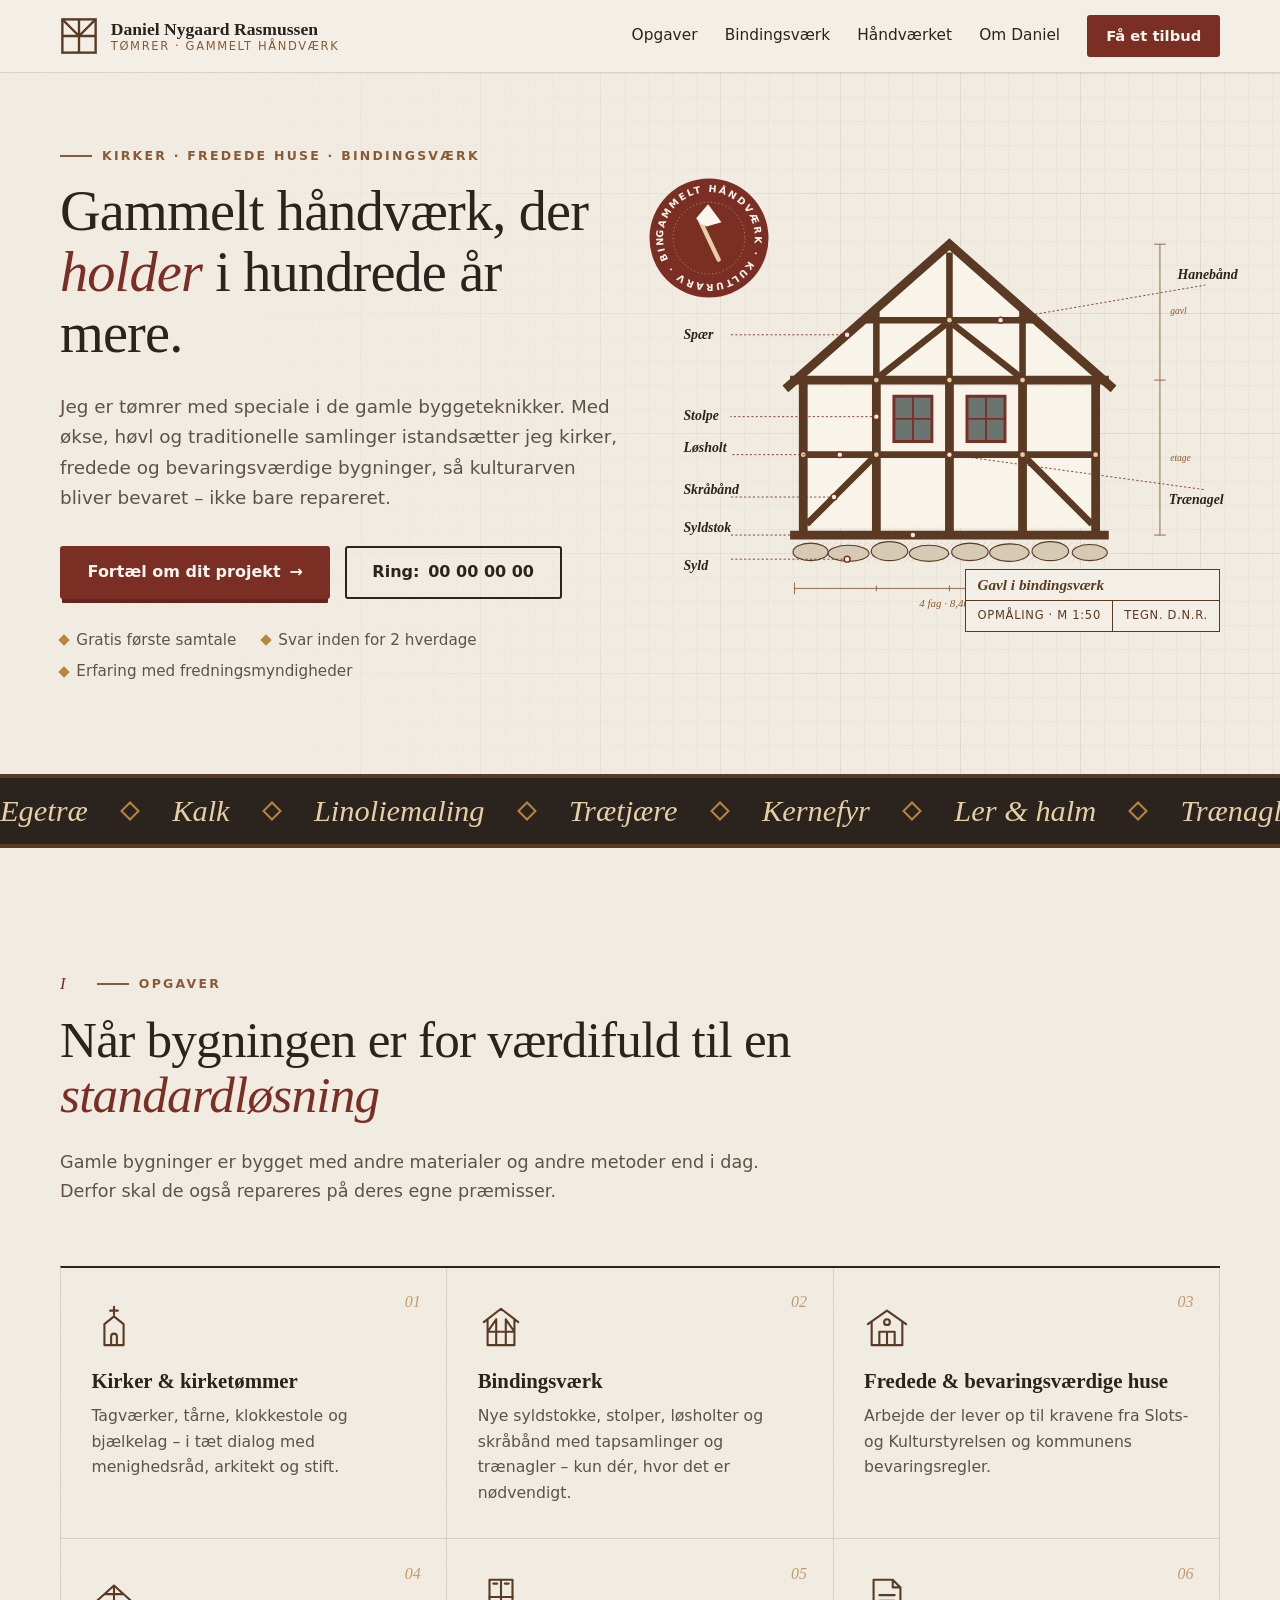
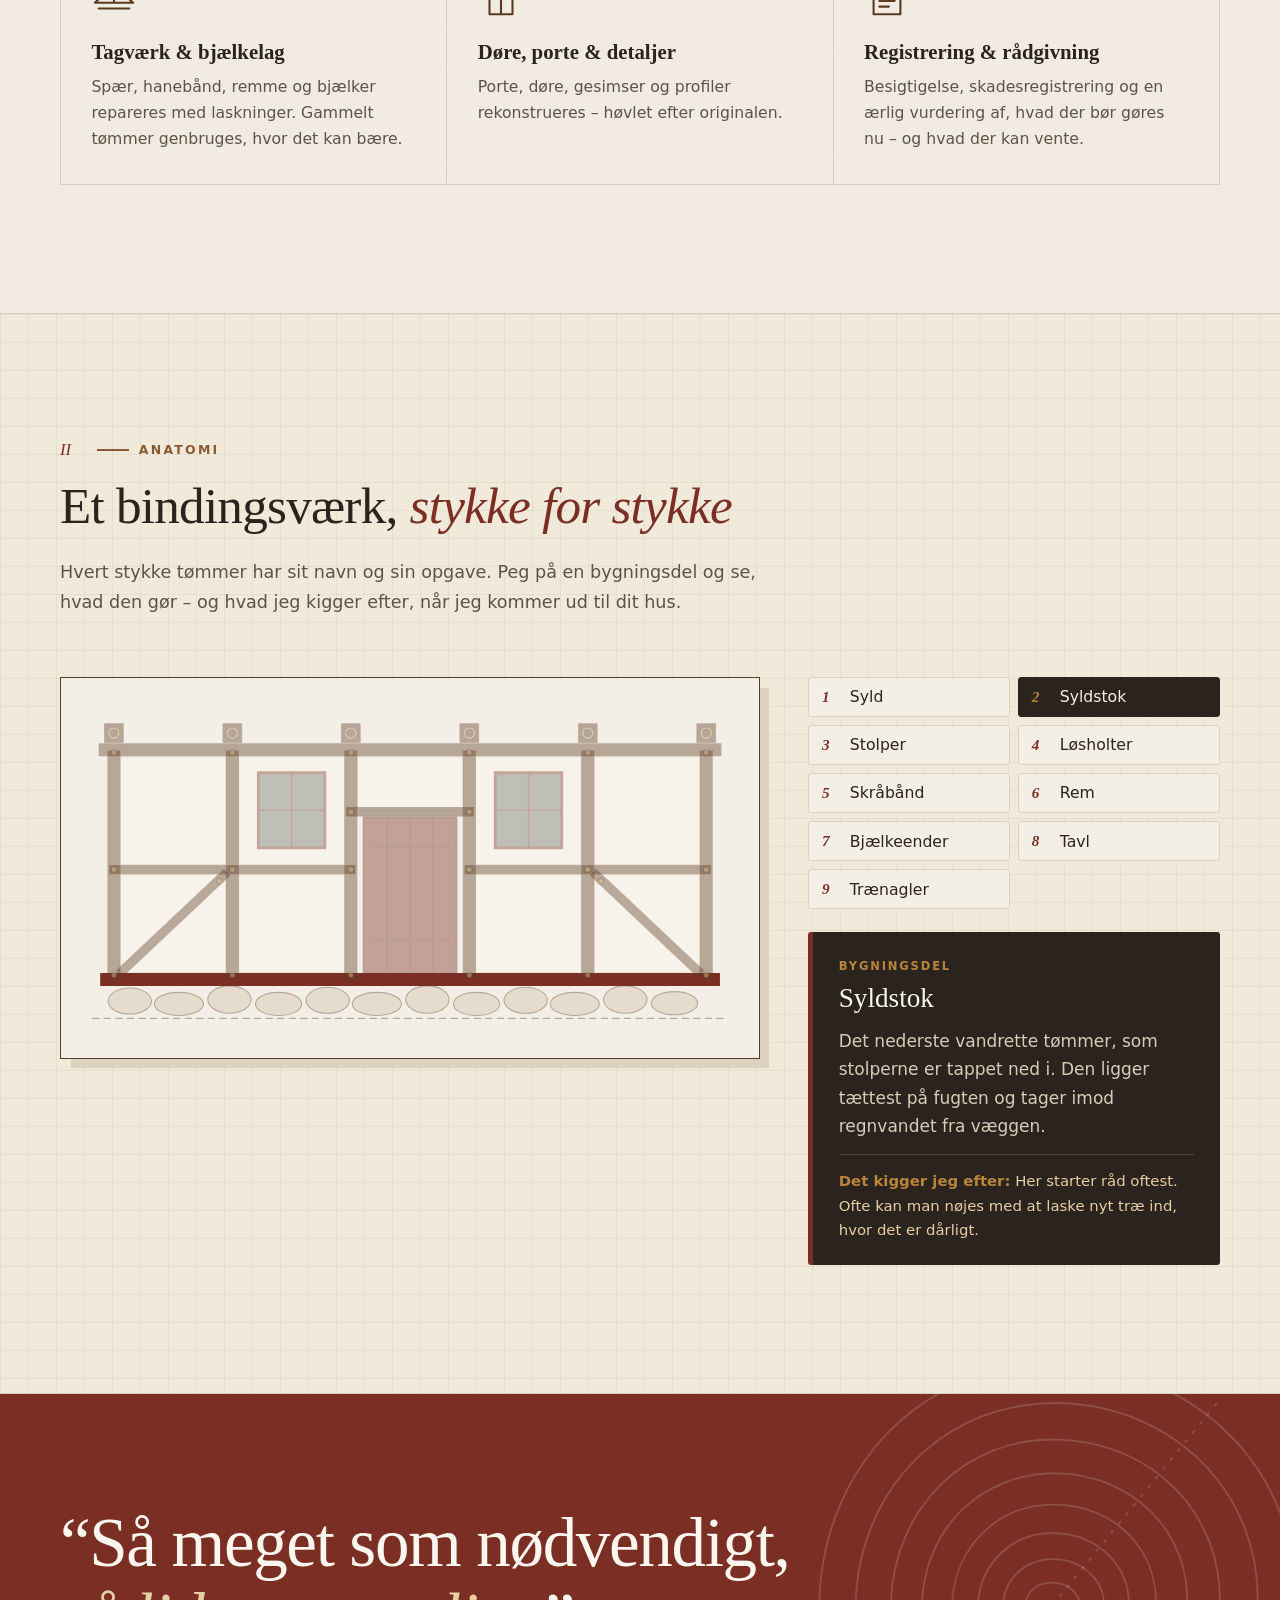
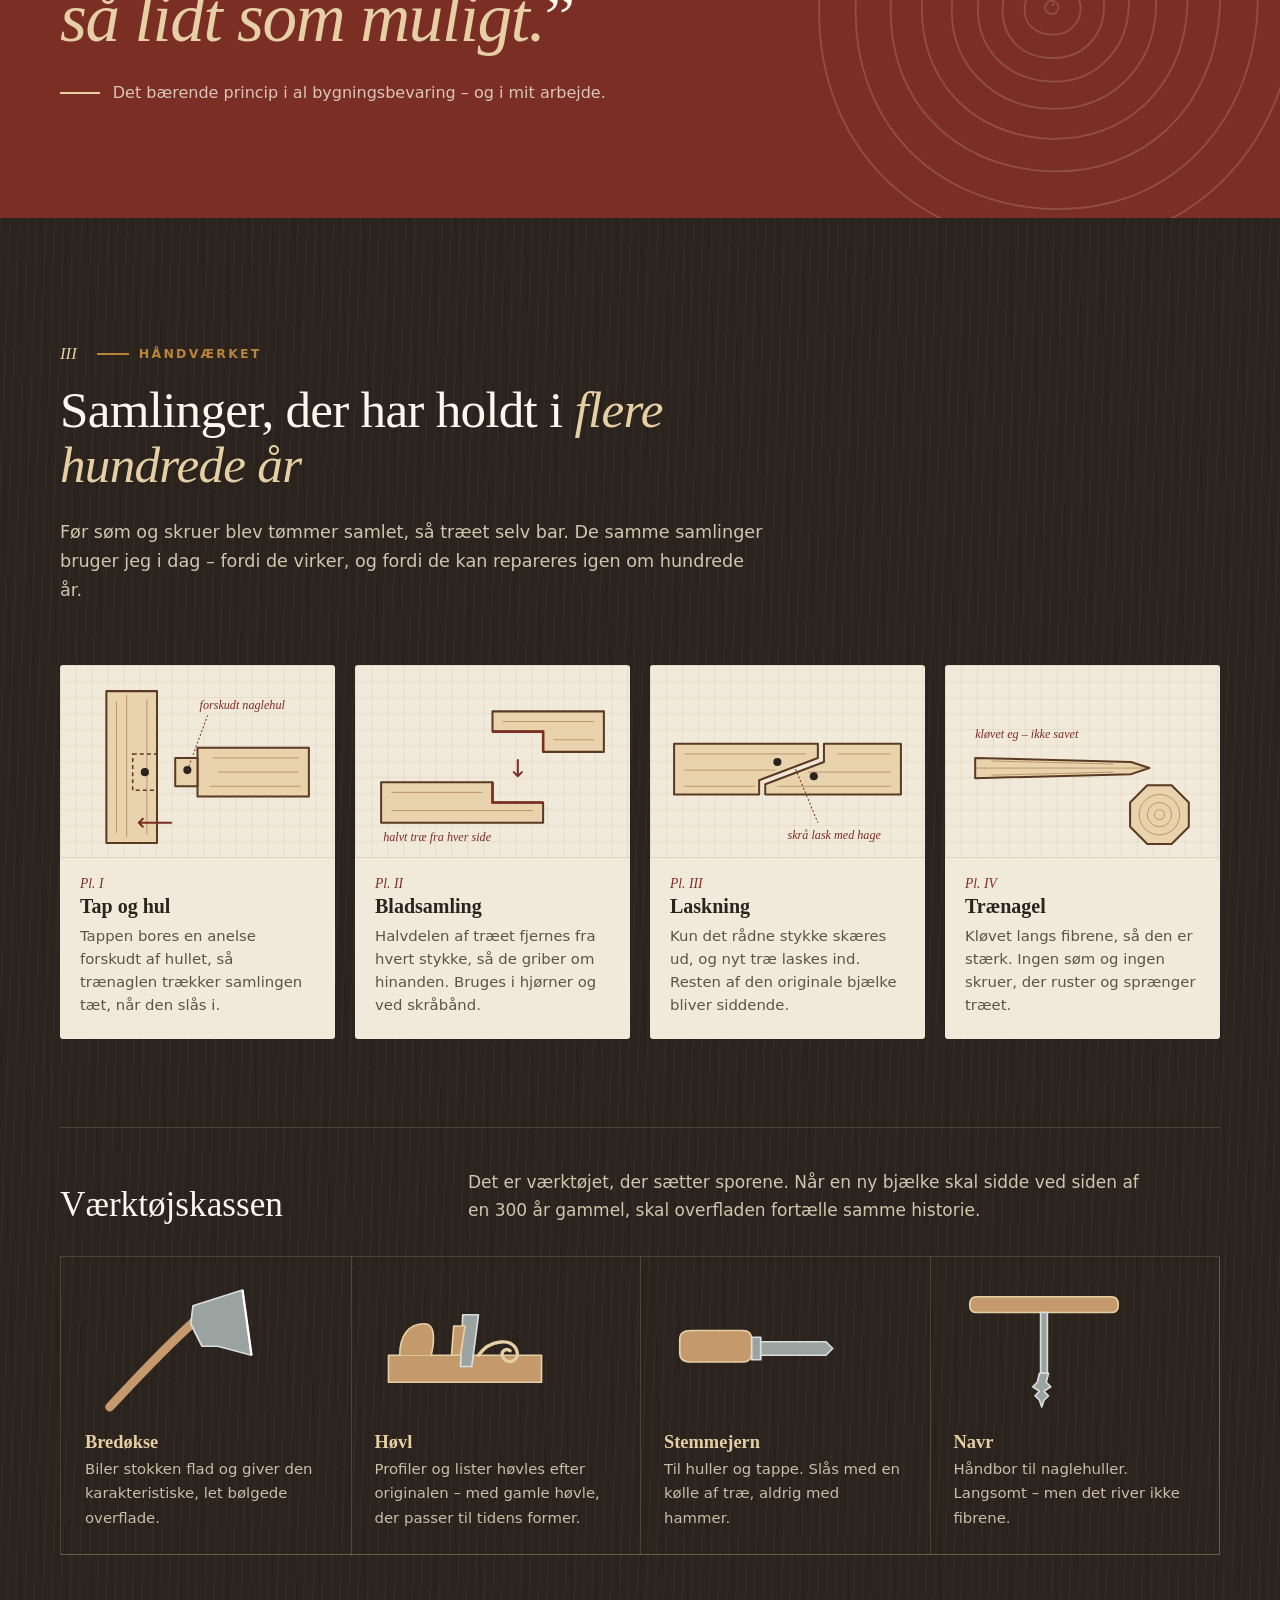
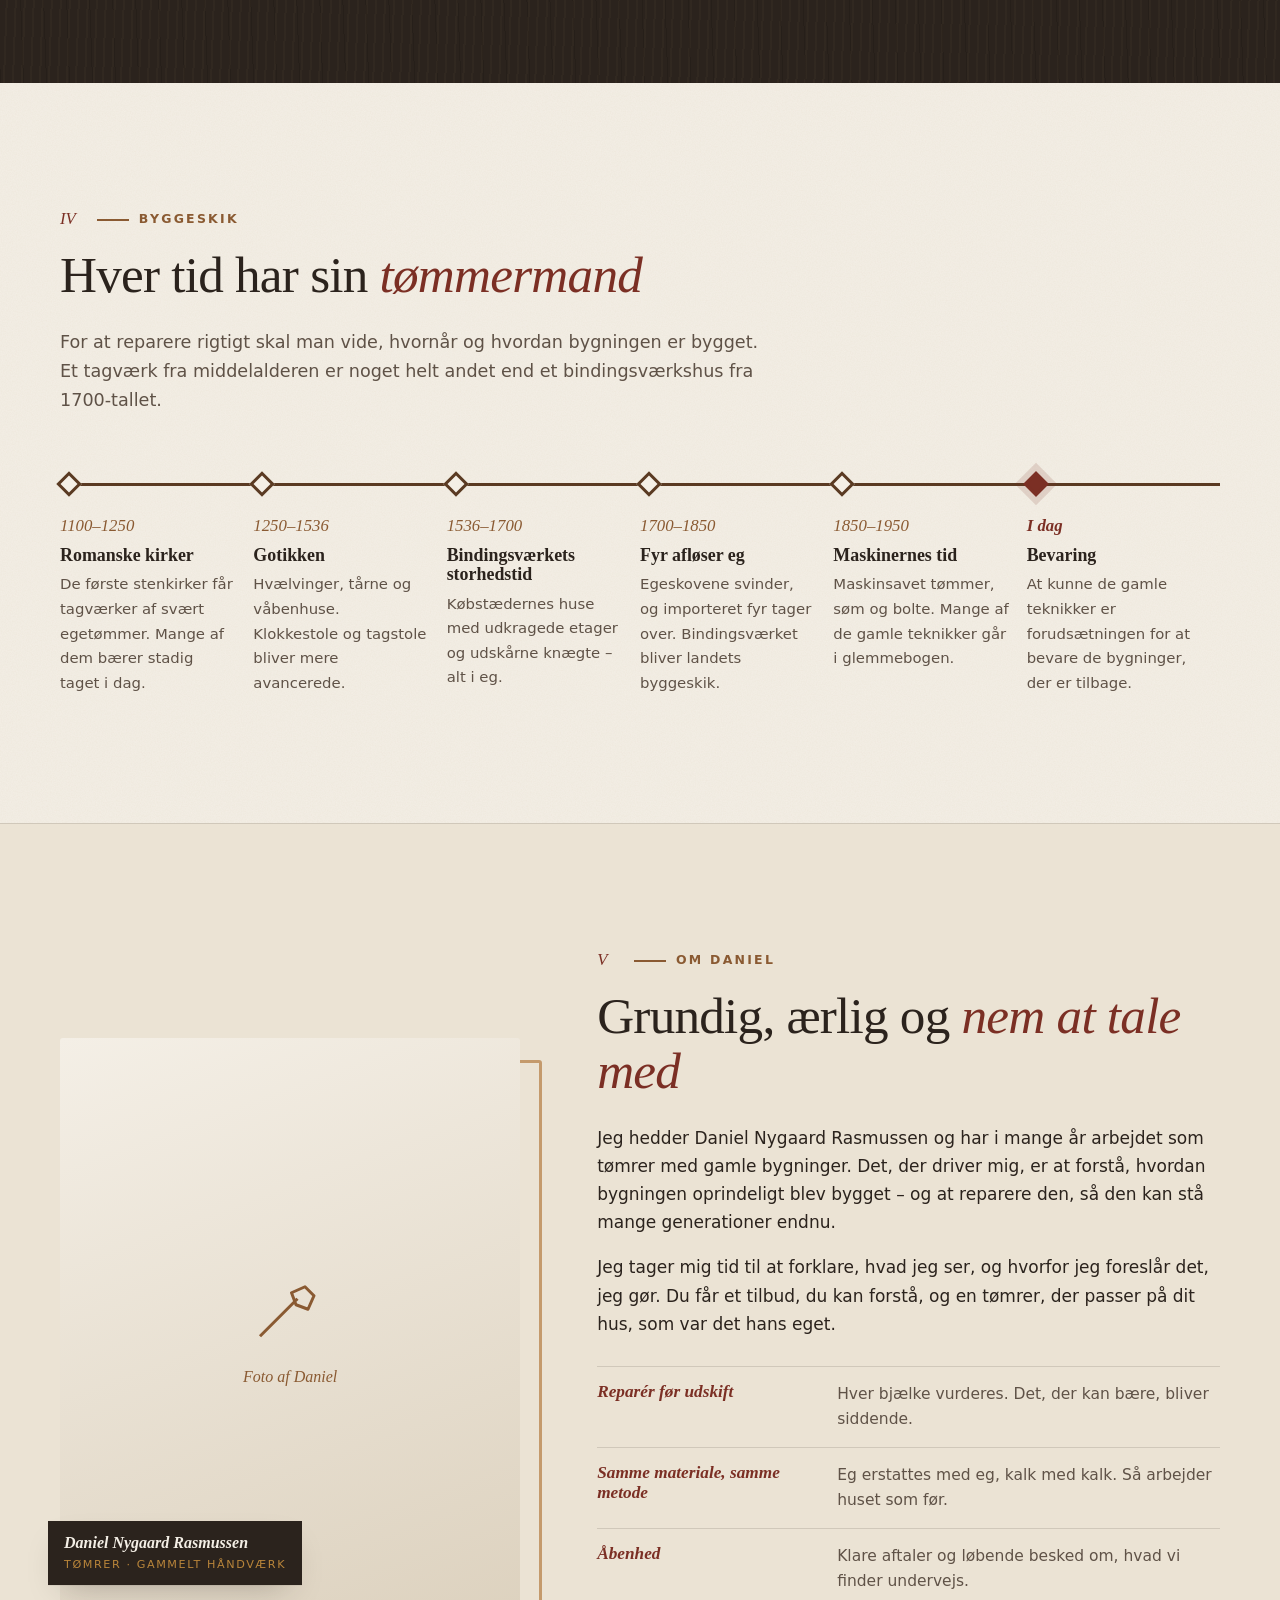
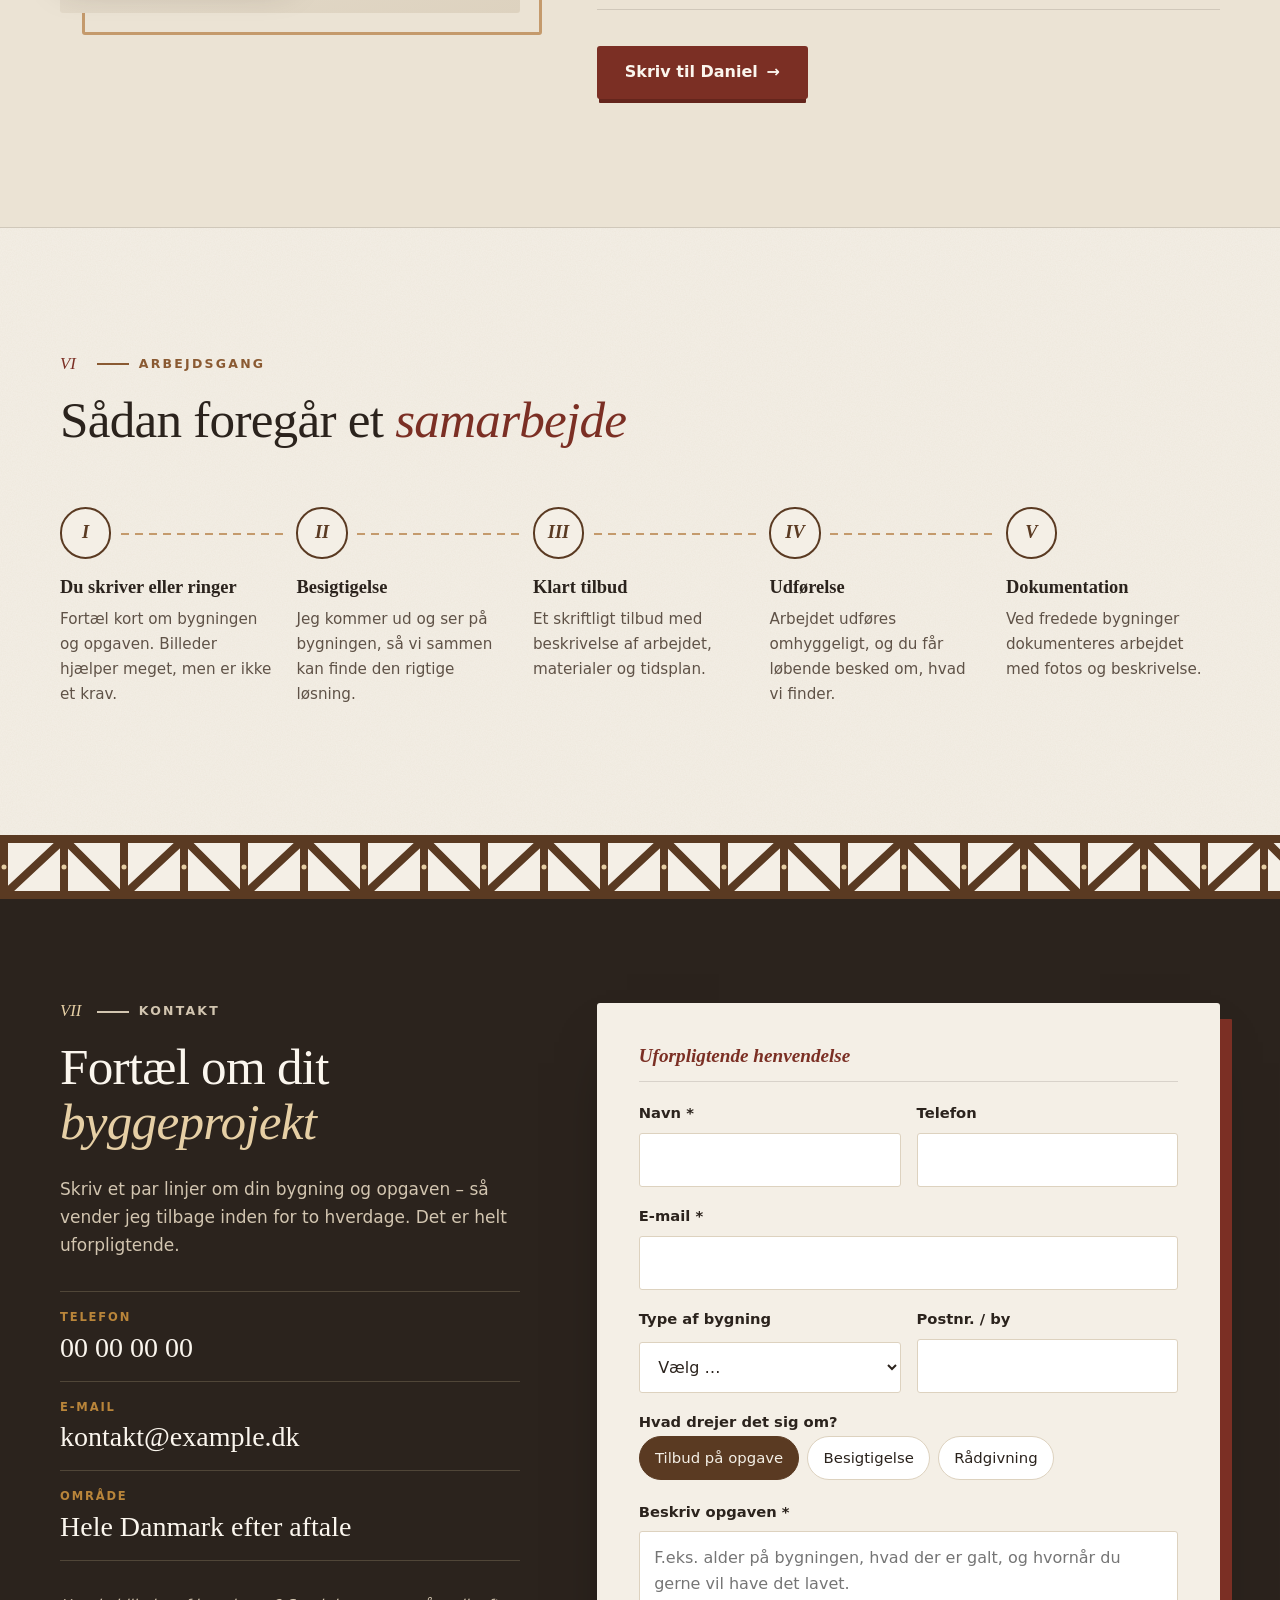
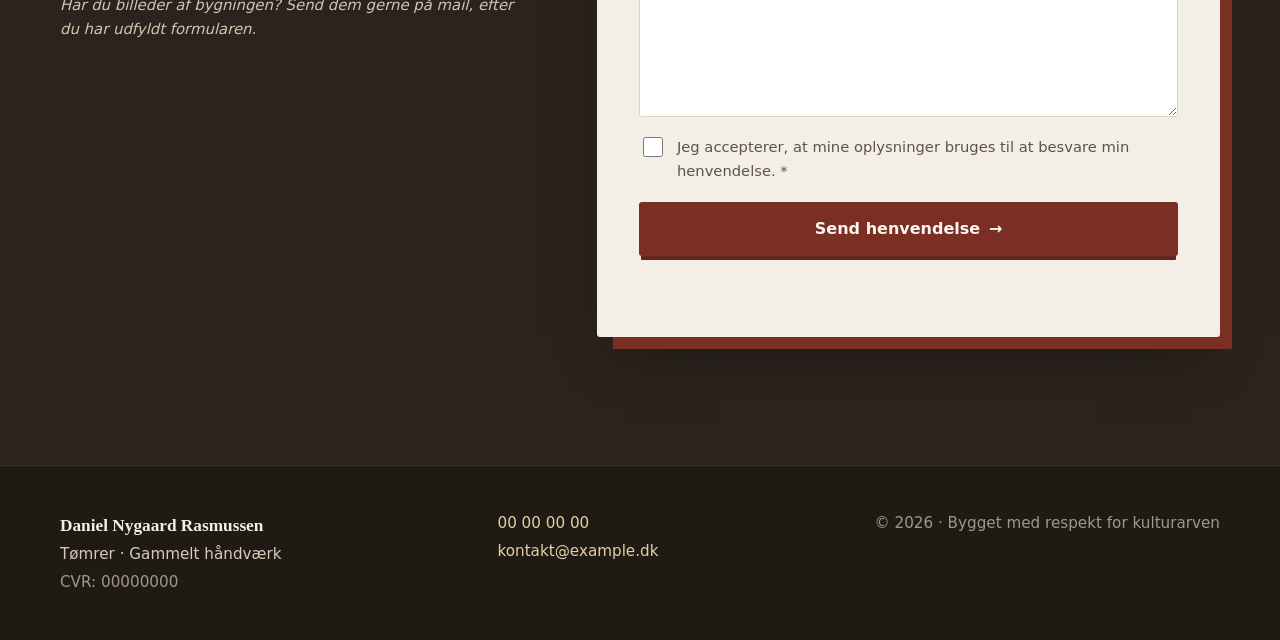
<file: index.html>
<!doctype html>
<html lang="da">
<head>
  <meta charset="utf-8">
  <meta name="viewport" content="width=device-width, initial-scale=1">
  <title>Daniel Nygaard Rasmussen · Tømrer i gammelt håndværk</title>
  <meta name="description" content="Tømrer med speciale i gammelt håndværk: kirker, fredede og bevaringsværdige bygninger, bindingsværk og traditionelle samlinger udført med økse, høvl og naturmaterialer.">
  <meta name="theme-color" content="#2b231d">
  <meta property="og:title" content="Daniel Nygaard Rasmussen · Tømrer i gammelt håndværk">
  <meta property="og:description" content="Kirker, fredede huse og bindingsværk – restaureret med respekt for kulturarven og de oprindelige byggeteknikker.">
  <meta property="og:type" content="website">
  <link rel="icon" href="assets/favicon.svg" type="image/svg+xml">
  <link rel="stylesheet" href="assets/style.css">
  <script>document.documentElement.classList.add("js")</script>
</head>
<body>

<a class="skip" href="#indhold">Spring til indhold</a>

<header class="site-header" id="top">
  <div class="wrap header-inner">
    <a class="brand" href="#top" aria-label="Daniel Nygaard Rasmussen – til forsiden">
      <svg class="brand-mark" viewBox="0 0 48 48" aria-hidden="true">
        <rect x="3" y="3" width="42" height="42" fill="none" stroke="currentColor" stroke-width="3"/>
        <path d="M3 24h42M24 3v42M3 3l21 21M45 3 24 24" fill="none" stroke="currentColor" stroke-width="3"/>
      </svg>
      <span class="brand-text">
        <span class="brand-name">Daniel Nygaard Rasmussen</span>
        <span class="brand-sub">Tømrer · Gammelt håndværk</span>
      </span>
    </a>

    <button class="nav-toggle" aria-expanded="false" aria-controls="nav">
      <span></span><span></span><span></span>
      <span class="sr">Menu</span>
    </button>

    <nav id="nav" class="nav">
      <a href="#ydelser">Opgaver</a>
      <a href="#anatomi">Bindingsværk</a>
      <a href="#haandvaerk">Håndværket</a>
      <a href="#om">Om Daniel</a>
      <a class="btn btn-small" href="#kontakt">Få et tilbud</a>
    </nav>
  </div>
</header>

<main id="indhold">

  <!-- ============ HERO ============ -->
  <section class="hero">
    <div class="wrap hero-inner">
      <div class="hero-text">
        <p class="eyebrow">Kirker · Fredede huse · Bindingsværk</p>
        <h1>Gammelt håndværk, der <em>holder</em> i hundrede år mere.</h1>
        <p class="lead">
          Jeg er tømrer med speciale i de gamle byggeteknikker. Med økse, høvl og
          traditionelle samlinger istandsætter jeg kirker, fredede og bevaringsværdige
          bygninger, så kulturarven bliver bevaret – ikke bare repareret.
        </p>
        <div class="hero-actions">
          <a class="btn" href="#kontakt">Fortæl om dit projekt <span aria-hidden="true">→</span></a>
          <a class="btn btn-ghost" href="tel:+4500000000" data-phone>Ring: <span data-phone-text>00 00 00 00</span></a>
        </div>
        <ul class="hero-points">
          <li>Gratis første samtale</li>
          <li>Svar inden for 2 hverdage</li>
          <li>Erfaring med fredningsmyndigheder</li>
        </ul>
      </div>

      <figure class="drawing" aria-label="Opmålingstegning af en gavl i bindingsværk med navne på bygningsdelene">
        <svg class="hero-svg" viewBox="-110 20 740 560" aria-hidden="true">
          <defs>
            <pattern id="hatch" width="6" height="6" patternUnits="userSpaceOnUse" patternTransform="rotate(45)">
              <path d="M0 0v6" stroke="#8a5a32" stroke-width="1" opacity=".35"/>
            </pattern>
          </defs>

          <!-- tavl (kalkede felter) -->
          <g class="d-fill">
            <path d="M58 258H462V452H58z"/>
            <path d="M58 250 260 72 462 250z"/>
          </g>

          <!-- syld -->
          <g class="d-stones">
            <path d="M44 472h432v26H44z" fill="url(#hatch)" stroke="none"/>
            <ellipse cx="70" cy="485" rx="24" ry="12"/><ellipse cx="122" cy="487" rx="28" ry="11"/>
            <ellipse cx="178" cy="484" rx="25" ry="13"/><ellipse cx="232" cy="487" rx="27" ry="11"/>
            <ellipse cx="288" cy="485" rx="25" ry="12"/><ellipse cx="342" cy="486" rx="27" ry="12"/>
            <ellipse cx="398" cy="484" rx="25" ry="13"/><ellipse cx="452" cy="486" rx="24" ry="11"/>
          </g>

          <!-- tømmer -->
          <g class="d-beam">
            <path class="draw" pathLength="1" d="M48 462H472"/>                         <!-- syldstok -->
            <path class="draw" pathLength="1" d="M48 250H472"/>                         <!-- bjælke/rem -->
            <path class="draw" pathLength="1" d="M60 452V258M160 452V258M260 452V258M360 452V258M460 452V258"/>
            <path class="draw thin" pathLength="1" d="M60 352H460"/>                    <!-- løsholt -->
            <path class="draw thin" pathLength="1" d="M68 444 152 360M452 444 368 360"/> <!-- skråbånd -->
            <path class="draw" pathLength="1" d="M40 258 260 64 480 258"/>              <!-- spær -->
            <path class="draw thin" pathLength="1" d="M148 168H372"/>                   <!-- hanebånd -->
            <path class="draw thin" pathLength="1" d="M160 242V160M360 242V160M260 242V80"/>
            <path class="draw thin" pathLength="1" d="M168 242 252 176M352 242 268 176"/>
          </g>

          <!-- vinduer -->
          <g class="d-window">
            <path d="M184 272h52v62h-52zM284 272h52v62h-52z"/>
            <path class="mullion" d="M210 272v62M184 303h52M310 272v62M284 303h52"/>
          </g>

          <!-- trænagler -->
          <g class="d-peg">
            <circle cx="60" cy="352" r="3.2"/><circle cx="160" cy="352" r="3.2"/><circle cx="260" cy="352" r="3.2"/>
            <circle cx="360" cy="352" r="3.2"/><circle cx="460" cy="352" r="3.2"/>
            <circle cx="160" cy="250" r="3.2"/><circle cx="260" cy="250" r="3.2"/><circle cx="360" cy="250" r="3.2"/>
            <circle cx="260" cy="168" r="3.2"/>
          </g>

          <!-- målsætning -->
          <g class="d-dim">
            <path d="M48 535H472M48 527v16M472 527v16M160 531v8M260 531v8M360 531v8"/>
            <text x="260" y="560" text-anchor="middle">4 fag · 8,40 m</text>
            <path d="M548 64V462M540 64h16M540 462h16M540 250h16"/>
            <text x="562" y="160" class="vert">gavl</text>
            <text x="562" y="360" class="vert">etage</text>
          </g>

          <!-- forklaringer -->
          <g class="d-label">
            <path d="M120 188 -40 188"/><circle cx="120" cy="188" r="4"/><text x="-104" y="194">Spær</text>
            <path d="M330 168 610 120"/><circle cx="330" cy="168" r="4"/><text x="572" y="112">Hanebånd</text>
            <path d="M110 352 -40 352"/><circle cx="110" cy="352" r="4"/><text x="-104" y="348">Løsholt</text>
            <path d="M102 410 -40 410"/><circle cx="102" cy="410" r="4"/><text x="-104" y="406">Skråbånd</text>
            <path d="M210 462 -40 462"/><circle cx="210" cy="462" r="4"/><text x="-104" y="458">Syldstok</text>
            <path d="M160 300 -40 300"/><circle cx="160" cy="300" r="4"/><text x="-104" y="304">Stolpe</text>
            <path d="M120 495 -40 495"/><circle cx="120" cy="495" r="4"/><text x="-104" y="510">Syld</text>
            <path d="M260 352 610 400"/><circle cx="260" cy="352" r="4"/><text x="560" y="420">Trænagel</text>
          </g>
        </svg>

        <figcaption class="title-block">
          <span><b>Gavl i bindingsværk</b></span>
          <span>Opmåling · M 1:50</span>
          <span>Tegn. D.N.R.</span>
        </figcaption>

        <!-- roterende stempel -->
        <div class="seal" aria-hidden="true">
          <svg viewBox="0 0 200 200">
            <defs><path id="circ" d="M100 100m-74 0a74 74 0 1 1 148 0a74 74 0 1 1-148 0"/></defs>
            <circle cx="100" cy="100" r="96" class="seal-bg"/>
            <circle cx="100" cy="100" r="58" class="seal-ring"/>
            <text class="seal-text"><textPath href="#circ" startOffset="0">GAMMELT HÅNDVÆRK · KULTURARV · BINDINGSVÆRK · </textPath></text>
            <!-- økse -->
            <g transform="translate(100 100) rotate(-30)">
              <path class="seal-handle" d="M-4 38C-2 10 0-14 2-34"/>
              <path class="seal-axe" d="M-2-38 26-48 30-12 6-18 0-26z"/>
            </g>
          </svg>
        </div>
      </figure>
    </div>
  </section>

  <!-- ============ MATERIALER ============ -->
  <div class="marquee" aria-label="Materialer: eg, fyr, kalk, linolie, trætjære, ler, halm, trænagler, kampesten">
    <div class="marquee-track" aria-hidden="true">
      <span>Egetræ</span><i></i><span>Kalk</span><i></i><span>Linoliemaling</span><i></i><span>Trætjære</span><i></i>
      <span>Kernefyr</span><i></i><span>Ler &amp; halm</span><i></i><span>Trænagler</span><i></i><span>Kampesten</span><i></i>
      <span>Egetræ</span><i></i><span>Kalk</span><i></i><span>Linoliemaling</span><i></i><span>Trætjære</span><i></i>
      <span>Kernefyr</span><i></i><span>Ler &amp; halm</span><i></i><span>Trænagler</span><i></i><span>Kampesten</span><i></i>
    </div>
  </div>

  <!-- ============ I. OPGAVER ============ -->
  <section id="ydelser" class="section">
    <div class="wrap">
      <header class="section-head">
        <p class="eyebrow"><span class="num">I</span> Opgaver</p>
        <h2>Når bygningen er for værdifuld til en <em>standardløsning</em></h2>
        <p>Gamle bygninger er bygget med andre materialer og andre metoder end i dag. Derfor skal de også repareres på deres egne præmisser.</p>
      </header>

      <div class="cards">
        <article class="card">
          <span class="card-no">01</span>
          <svg class="card-icon" viewBox="0 0 48 48" aria-hidden="true"><path d="M24 4v8M20 8h8M14 44V22l10-8 10 8v22M14 44h20M21 44v-9a3 3 0 0 1 6 0v9"/></svg>
          <h3>Kirker &amp; kirketømmer</h3>
          <p>Tagværker, tårne, klokkestole og bjælkelag – i tæt dialog med menighedsråd, arkitekt og stift.</p>
        </article>
        <article class="card">
          <span class="card-no">02</span>
          <svg class="card-icon" viewBox="0 0 48 48" aria-hidden="true"><path d="M6 20 24 6l18 14M10 17v27h28V17M10 30h28M19 17v27M29 17v27M10 30l9-13M38 30l-9-13"/></svg>
          <h3>Bindingsværk</h3>
          <p>Nye syldstokke, stolper, løsholter og skråbånd med tapsamlinger og trænagler – kun dér, hvor det er nødvendigt.</p>
        </article>
        <article class="card">
          <span class="card-no">03</span>
          <svg class="card-icon" viewBox="0 0 48 48" aria-hidden="true"><path d="M4 22 24 8l20 14M8 19v25h32V19M16 44V30h16v14M24 30v14"/><circle cx="24" cy="20" r="3"/></svg>
          <h3>Fredede &amp; bevaringsværdige huse</h3>
          <p>Arbejde der lever op til kravene fra Slots- og Kulturstyrelsen og kommunens bevaringsregler.</p>
        </article>
        <article class="card">
          <span class="card-no">04</span>
          <svg class="card-icon" viewBox="0 0 48 48" aria-hidden="true"><path d="M4 30 24 12l20 18M14 21h20M24 12v18M4 30h40M8 36h32"/></svg>
          <h3>Tagværk &amp; bjælkelag</h3>
          <p>Spær, hanebånd, remme og bjælker repareres med laskninger. Gammelt tømmer genbruges, hvor det kan bære.</p>
        </article>
        <article class="card">
          <span class="card-no">05</span>
          <svg class="card-icon" viewBox="0 0 48 48" aria-hidden="true"><rect x="12" y="6" width="24" height="36"/><path d="M24 6v36M12 24h24M16 10h4M28 10h4"/></svg>
          <h3>Døre, porte &amp; detaljer</h3>
          <p>Porte, døre, gesimser og profiler rekonstrueres – høvlet efter originalen.</p>
        </article>
        <article class="card">
          <span class="card-no">06</span>
          <svg class="card-icon" viewBox="0 0 48 48" aria-hidden="true"><path d="M10 6h20l8 8v28H10zM30 6v8h8M16 22h16M16 28h16M16 34h10"/></svg>
          <h3>Registrering &amp; rådgivning</h3>
          <p>Besigtigelse, skadesregistrering og en ærlig vurdering af, hvad der bør gøres nu – og hvad der kan vente.</p>
        </article>
      </div>
    </div>
  </section>

  <!-- ============ II. ANATOMI ============ -->
  <section id="anatomi" class="section section-paper">
    <div class="wrap">
      <header class="section-head">
        <p class="eyebrow"><span class="num">II</span> Anatomi</p>
        <h2>Et bindingsværk, <em>stykke for stykke</em></h2>
        <p>Hvert stykke tømmer har sit navn og sin opgave. Peg på en bygningsdel og se, hvad den gør – og hvad jeg kigger efter, når jeg kommer ud til dit hus.</p>
      </header>

      <div class="anatomy">
        <div class="anatomy-figure">
          <svg class="anatomy-svg" viewBox="0 0 900 460" role="img" aria-label="Tegning af en bindingsværksvæg med fem fag">
            <g data-part="tavl" class="part part-tavl">
              <path d="M49 76h146v149H49zM49 239h146v135H49zM213 76h146v149H213zM213 239h146v135H213zM541 76h146v149H541zM541 239h146v135H541zM705 76h146v149H705zM705 239h146v135H705zM377 76h146v74H377z"/>
            </g>
            <g data-part="vindue" class="part part-vindue">
              <path d="M240 98h92v104h-92zM568 98h92v104h-92z"/>
              <path class="glaze" d="M286 98v104M240 150h92M614 98v104M568 150h92"/>
            </g>
            <g data-part="doer" class="part part-doer">
              <path d="M386 160h128v214H386z"/>
              <path class="glaze" d="M418 160v214M450 160v214M482 160v214M396 200l108 0M396 330h108"/>
            </g>
            <g data-part="syld" class="part part-syld">
              <ellipse cx="62" cy="414" rx="30" ry="18"/><ellipse cx="130" cy="418" rx="34" ry="16"/><ellipse cx="200" cy="412" rx="30" ry="19"/>
              <ellipse cx="268" cy="418" rx="32" ry="16"/><ellipse cx="336" cy="413" rx="30" ry="18"/><ellipse cx="404" cy="418" rx="34" ry="16"/>
              <ellipse cx="474" cy="412" rx="30" ry="19"/><ellipse cx="542" cy="418" rx="32" ry="16"/><ellipse cx="610" cy="413" rx="30" ry="18"/>
              <ellipse cx="678" cy="418" rx="34" ry="16"/><ellipse cx="748" cy="412" rx="30" ry="19"/><ellipse cx="816" cy="417" rx="32" ry="16"/>
              <path class="ground" d="M10 438H890"/>
            </g>
            <g data-part="syldstok" class="part part-beam"><path d="M30 384H870"/></g>
            <g data-part="stolpe" class="part part-beam"><path d="M40 76V374M204 76V374M368 76V374M532 76V374M696 76V374M860 76V374"/></g>
            <g data-part="losholt" class="part part-beam thin"><path d="M40 232H368M532 232H860M368 152H532"/></g>
            <g data-part="skraabaand" class="part part-beam thin"><path d="M52 372 192 240M848 372 708 240"/></g>
            <g data-part="rem" class="part part-beam"><path d="M28 66H872"/></g>
            <g data-part="bjaelke" class="part part-end">
              <path d="M27 30h26v26H27zM191 30h26v26h-26zM355 30h26v26h-26zM519 30h26v26h-26zM683 30h26v26h-26zM847 30h26v26h-26z"/>
              <path class="rings" d="M40 43m-7 0a7 7 0 1 0 14 0a7 7 0 1 0-14 0M204 43m-7 0a7 7 0 1 0 14 0a7 7 0 1 0-14 0M368 43m-7 0a7 7 0 1 0 14 0a7 7 0 1 0-14 0M532 43m-7 0a7 7 0 1 0 14 0a7 7 0 1 0-14 0M696 43m-7 0a7 7 0 1 0 14 0a7 7 0 1 0-14 0M860 43m-7 0a7 7 0 1 0 14 0a7 7 0 1 0-14 0"/>
            </g>
            <g data-part="naegler" class="part part-peg">
              <circle cx="40" cy="232" r="4"/><circle cx="204" cy="232" r="4"/><circle cx="368" cy="232" r="4"/><circle cx="532" cy="232" r="4"/>
              <circle cx="696" cy="232" r="4"/><circle cx="860" cy="232" r="4"/><circle cx="368" cy="152" r="4"/><circle cx="532" cy="152" r="4"/>
              <circle cx="40" cy="378" r="4"/><circle cx="204" cy="378" r="4"/><circle cx="368" cy="378" r="4"/><circle cx="532" cy="378" r="4"/>
              <circle cx="696" cy="378" r="4"/><circle cx="860" cy="378" r="4"/><circle cx="40" cy="70" r="4"/><circle cx="204" cy="70" r="4"/>
              <circle cx="368" cy="70" r="4"/><circle cx="532" cy="70" r="4"/><circle cx="696" cy="70" r="4"/><circle cx="860" cy="70" r="4"/>
              <circle cx="186" cy="248" r="4"/><circle cx="714" cy="248" r="4"/>
            </g>
          </svg>
        </div>

        <div class="anatomy-side">
          <ul class="parts" role="list">
            <li><button type="button" data-part="syld"><span class="pn">1</span>Syld</button></li>
            <li><button type="button" data-part="syldstok"><span class="pn">2</span>Syldstok</button></li>
            <li><button type="button" data-part="stolpe"><span class="pn">3</span>Stolper</button></li>
            <li><button type="button" data-part="losholt"><span class="pn">4</span>Løsholter</button></li>
            <li><button type="button" data-part="skraabaand"><span class="pn">5</span>Skråbånd</button></li>
            <li><button type="button" data-part="rem"><span class="pn">6</span>Rem</button></li>
            <li><button type="button" data-part="bjaelke"><span class="pn">7</span>Bjælkeender</button></li>
            <li><button type="button" data-part="tavl"><span class="pn">8</span>Tavl</button></li>
            <li><button type="button" data-part="naegler"><span class="pn">9</span>Trænagler</button></li>
          </ul>

          <div class="part-info" aria-live="polite">
            <p class="part-info-kicker">Bygningsdel</p>
            <h3 class="part-info-title">Peg på væggen</h3>
            <p class="part-info-text">Vælg en bygningsdel for at se, hvad den gør, og hvad der typisk går galt.</p>
          </div>
        </div>
      </div>
    </div>
  </section>

  <!-- ============ CITAT ============ -->
  <section class="quote-band">
    <div class="wrap">
      <svg class="rings-deco" viewBox="0 0 400 400" aria-hidden="true">
        <g fill="none" stroke="currentColor">
          <path d="M200 196c3 0 5 2 5 5s-3 6-6 5-5-3-4-6 2-4 5-4z"/>
          <path d="M200 182c12 0 22 8 22 20s-10 21-23 20-21-9-20-21 9-19 21-19z"/>
          <path d="M201 164c22 0 40 16 39 38s-17 39-41 38-38-17-37-39 17-37 39-37z"/>
          <path d="M202 144c33 1 59 25 57 58s-27 58-61 56-56-26-55-58 26-57 59-56z"/>
          <path d="M203 122c45 1 79 34 77 80s-36 79-82 77-77-36-75-80 35-78 80-77z"/>
          <path d="M204 98c58 1 103 45 100 104s-47 103-107 100-99-46-97-104 46-101 104-100z"/>
          <path d="M205 72c72 2 128 57 124 131s-58 128-133 124-123-57-120-130 57-127 129-125z"/>
          <path d="M206 44c88 2 157 70 152 160s-71 157-162 152-150-70-147-159 70-155 157-153z"/>
          <path d="M207 14c104 3 186 83 180 190s-84 186-192 180-178-83-174-189 83-184 186-181z"/>
          <path d="M200 200 330 40" stroke-dasharray="3 6"/>
        </g>
      </svg>
      <blockquote>
        <p>“Så meget som nødvendigt,<br><em>så lidt som muligt.</em>”</p>
        <footer>Det bærende princip i al bygningsbevaring – og i mit arbejde.</footer>
      </blockquote>
    </div>
  </section>

  <!-- ============ III. HÅNDVÆRKET ============ -->
  <section id="haandvaerk" class="section section-dark">
    <div class="wrap">
      <header class="section-head">
        <p class="eyebrow"><span class="num">III</span> Håndværket</p>
        <h2>Samlinger, der har holdt i <em>flere hundrede år</em></h2>
        <p>Før søm og skruer blev tømmer samlet, så træet selv bar. De samme samlinger bruger jeg i dag – fordi de virker, og fordi de kan repareres igen om hundrede år.</p>
      </header>

      <div class="plates">
        <figure class="plate">
          <svg viewBox="0 0 240 170" aria-hidden="true">
            <path class="p-wood" d="M30 10h50v150H30z"/>
            <path class="p-hidden" d="M56 72h24v36H56z"/>
            <path class="p-wood" d="M120 66h110v48H120z"/>
            <path class="p-wood" d="M98 76h22v28H98z"/>
            <path class="p-grain" d="M40 20v130M50 14v140M70 18v134M135 76h85M140 90h80M132 104h90"/>
            <circle class="p-hole" cx="68" cy="90" r="4"/>
            <circle class="p-hole" cx="110" cy="88" r="4"/>
            <path class="p-arrow" d="M94 140H62M66 136l-4 4 4 4"/>
            <path class="p-lead" d="M110 88 130 34"/><text class="p-note" x="122" y="28">forskudt naglehul</text>
          </svg>
          <figcaption><span class="pl">Pl. I</span><b>Tap og hul</b>Tappen bores en anelse forskudt af hullet, så trænaglen trækker samlingen tæt, når den slås i.</figcaption>
        </figure>

        <figure class="plate">
          <svg viewBox="0 0 240 170" aria-hidden="true">
            <path class="p-wood" d="M10 100h110v20h50v20H10z"/>
            <path class="p-wood" d="M120 30h110v40h-60V50h-50z"/>
            <path class="p-cut" d="M120 100v20h50M120 50h50v20"/>
            <path class="p-grain" d="M20 110h90M20 128h140M130 40h90M180 58h40"/>
            <path class="p-arrow" d="M145 78v16M141 90l4 4 4-4"/>
            <text class="p-note" x="12" y="158">halvt træ fra hver side</text>
          </svg>
          <figcaption><span class="pl">Pl. II</span><b>Bladsamling</b>Halvdelen af træet fjernes fra hvert stykke, så de griber om hinanden. Bruges i hjørner og ved skråbånd.</figcaption>
        </figure>

        <figure class="plate">
          <svg viewBox="0 0 240 170" aria-hidden="true">
            <path class="p-wood" d="M8 62h142v14l-58 22v14H8z"/>
            <path class="p-wood" d="M156 62h76v50H98v-10l58-22z"/>
            <path class="p-grain" d="M18 72h120M18 88h90M18 104h70M170 72h52M140 90h82M110 104h112"/>
            <circle class="p-hole" cx="110" cy="80" r="4"/><circle class="p-hole" cx="146" cy="94" r="4"/>
            <path class="p-lead" d="M128 87 150 140"/><text class="p-note" x="120" y="156">skrå lask med hage</text>
          </svg>
          <figcaption><span class="pl">Pl. III</span><b>Laskning</b>Kun det rådne stykke skæres ud, og nyt træ laskes ind. Resten af den originale bjælke bliver siddende.</figcaption>
        </figure>

        <figure class="plate">
          <svg viewBox="0 0 240 170" aria-hidden="true">
            <path class="p-wood" d="M14 76 168 80l18 6-18 6-154 4z"/>
            <path class="p-grain" d="M14 86h170M30 79l120 3M30 93l120-3"/>
            <g transform="translate(196 132)">
              <path class="p-wood" d="M-12-29h24l17 17v24l-17 17h-24l-17-17v-24z"/>
              <path class="p-grain" d="M0 0m-5 0a5 5 0 1 0 10 0a5 5 0 1 0-10 0M0 0m-12 0a12 12 0 1 0 24 0a12 12 0 1 0-24 0M0 0m-20 0a20 20 0 1 0 40 0a20 20 0 1 0-40 0"/>
            </g>
            <text class="p-note" x="14" y="56">kløvet eg – ikke savet</text>
          </svg>
          <figcaption><span class="pl">Pl. IV</span><b>Trænagel</b>Kløvet langs fibrene, så den er stærk. Ingen søm og ingen skruer, der ruster og sprænger træet.</figcaption>
        </figure>
      </div>

      <div class="tools-head">
        <h3>Værktøjskassen</h3>
        <p>Det er værktøjet, der sætter sporene. Når en ny bjælke skal sidde ved siden af en 300 år gammel, skal overfladen fortælle samme historie.</p>
      </div>
      <div class="tools">
        <figure class="tool">
          <svg viewBox="0 0 160 120" aria-hidden="true">
            <path class="t-handle" d="M22 112C48 84 78 52 104 30"/>
            <path class="t-steel" d="M96 22 140 8l8 58-30-8-14 0-10-20z"/>
            <path class="t-edge" d="M140 8l8 58"/>
          </svg>
          <figcaption><b>Bredøkse</b>Biler stokken flad og giver den karakteristiske, let bølgede overflade.</figcaption>
        </figure>
        <figure class="tool">
          <svg viewBox="0 0 160 120" aria-hidden="true">
            <path class="t-wood" d="M12 66h136v24H12z"/>
            <path class="t-wood" d="M22 66c0-18 8-28 22-28 8 0 10 10 6 28"/>
            <path class="t-steel" d="M78 30l14 0-6 46-10 0z"/>
            <path class="t-wood" d="M70 40h10l-4 26h-8z"/>
            <path class="t-shaving" d="M92 66c10-14 30-16 34-4 3 9-8 13-12 6-3-5 2-9 6-6"/>
          </svg>
          <figcaption><b>Høvl</b>Profiler og lister høvles efter originalen – med gamle høvle, der passer til tidens former.</figcaption>
        </figure>
        <figure class="tool">
          <svg viewBox="0 0 160 120" aria-hidden="true">
            <path class="t-wood" d="M14 52c0-6 4-8 10-8h46c6 0 8 4 8 8v12c0 4-2 8-8 8H24c-6 0-10-2-10-8z"/>
            <path class="t-steel" d="M78 50h8v20h-8z"/>
            <path class="t-steel" d="M86 54h58l6 6-6 6H86z"/>
          </svg>
          <figcaption><b>Stemmejern</b>Til huller og tappe. Slås med en kølle af træ, aldrig med hammer.</figcaption>
        </figure>
        <figure class="tool">
          <svg viewBox="0 0 160 120" aria-hidden="true">
            <path class="t-wood" d="M20 14h120c4 0 6 3 6 7s-2 7-6 7H20c-4 0-6-3-6-7s2-7 6-7z"/>
            <path class="t-steel" d="M77 28h6v54h-6z"/>
            <path class="t-steel" d="M76 82h8l-2 8 4 4-6 4 4 4-4 4-2 6-2-6-4-4 4-4-6-4 4-4z"/>
          </svg>
          <figcaption><b>Navr</b>Håndbor til naglehuller. Langsomt – men det river ikke fibrene.</figcaption>
        </figure>
      </div>
    </div>
  </section>

  <!-- ============ IV. BYGGESKIK ============ -->
  <section id="byggeskik" class="section">
    <div class="wrap">
      <header class="section-head">
        <p class="eyebrow"><span class="num">IV</span> Byggeskik</p>
        <h2>Hver tid har sin <em>tømmermand</em></h2>
        <p>For at reparere rigtigt skal man vide, hvornår og hvordan bygningen er bygget. Et tagværk fra middelalderen er noget helt andet end et bindingsværkshus fra 1700-tallet.</p>
      </header>

      <ol class="timeline">
        <li>
          <span class="tl-year">1100–1250</span>
          <h3>Romanske kirker</h3>
          <p>De første stenkirker får tagværker af svært egetømmer. Mange af dem bærer stadig taget i dag.</p>
        </li>
        <li>
          <span class="tl-year">1250–1536</span>
          <h3>Gotikken</h3>
          <p>Hvælvinger, tårne og våbenhuse. Klokkestole og tagstole bliver mere avancerede.</p>
        </li>
        <li>
          <span class="tl-year">1536–1700</span>
          <h3>Bindingsværkets storhedstid</h3>
          <p>Købstædernes huse med udkragede etager og udskårne knægte – alt i eg.</p>
        </li>
        <li>
          <span class="tl-year">1700–1850</span>
          <h3>Fyr afløser eg</h3>
          <p>Egeskovene svinder, og importeret fyr tager over. Bindingsværket bliver landets byggeskik.</p>
        </li>
        <li>
          <span class="tl-year">1850–1950</span>
          <h3>Maskinernes tid</h3>
          <p>Maskinsavet tømmer, søm og bolte. Mange af de gamle teknikker går i glemmebogen.</p>
        </li>
        <li class="tl-now">
          <span class="tl-year">I dag</span>
          <h3>Bevaring</h3>
          <p>At kunne de gamle teknikker er forudsætningen for at bevare de bygninger, der er tilbage.</p>
        </li>
      </ol>
    </div>
  </section>

  <!-- ============ V. OM ============ -->
  <section id="om" class="section section-lime">
    <div class="wrap split split-about">
      <figure class="portrait">
        <!-- Erstat med et rigtigt foto: <img src="assets/daniel.jpg" alt="Daniel Nygaard Rasmussen på arbejde"> -->
        <div class="portrait-placeholder" role="img" aria-label="Plads til foto af Daniel">
          <svg viewBox="0 0 120 120" aria-hidden="true">
            <path d="M20 95 70 45M62 37l18-8 12 12-8 18-16-6z" fill="none" stroke="currentColor" stroke-width="4" stroke-linejoin="round"/>
          </svg>
          <span>Foto af Daniel</span>
        </div>
        <figcaption class="portrait-tag">Daniel Nygaard Rasmussen<br><span>Tømrer · Gammelt håndværk</span></figcaption>
      </figure>
      <div>
        <p class="eyebrow"><span class="num">V</span> Om Daniel</p>
        <h2>Grundig, ærlig og <em>nem at tale med</em></h2>
        <p>
          Jeg hedder Daniel Nygaard Rasmussen og har i mange år arbejdet som tømrer
          med gamle bygninger. Det, der driver mig, er at forstå, hvordan bygningen
          oprindeligt blev bygget – og at reparere den, så den kan stå mange
          generationer endnu.
        </p>
        <p>
          Jeg tager mig tid til at forklare, hvad jeg ser, og hvorfor jeg foreslår det,
          jeg gør. Du får et tilbud, du kan forstå, og en tømrer, der passer på dit hus,
          som var det hans eget.
        </p>

        <dl class="principles">
          <div><dt>Reparér før udskift</dt><dd>Hver bjælke vurderes. Det, der kan bære, bliver siddende.</dd></div>
          <div><dt>Samme materiale, samme metode</dt><dd>Eg erstattes med eg, kalk med kalk. Så arbejder huset som før.</dd></div>
          <div><dt>Åbenhed</dt><dd>Klare aftaler og løbende besked om, hvad vi finder undervejs.</dd></div>
        </dl>
        <a class="btn" href="#kontakt">Skriv til Daniel <span aria-hidden="true">→</span></a>
      </div>
    </div>
  </section>

  <!-- ============ VI. ARBEJDSGANG ============ -->
  <section id="arbejdsgang" class="section">
    <div class="wrap">
      <header class="section-head">
        <p class="eyebrow"><span class="num">VI</span> Arbejdsgang</p>
        <h2>Sådan foregår et <em>samarbejde</em></h2>
      </header>
      <ol class="steps">
        <li><h3>Du skriver eller ringer</h3><p>Fortæl kort om bygningen og opgaven. Billeder hjælper meget, men er ikke et krav.</p></li>
        <li><h3>Besigtigelse</h3><p>Jeg kommer ud og ser på bygningen, så vi sammen kan finde den rigtige løsning.</p></li>
        <li><h3>Klart tilbud</h3><p>Et skriftligt tilbud med beskrivelse af arbejdet, materialer og tidsplan.</p></li>
        <li><h3>Udførelse</h3><p>Arbejdet udføres omhyggeligt, og du får løbende besked om, hvad vi finder.</p></li>
        <li><h3>Dokumentation</h3><p>Ved fredede bygninger dokumenteres arbejdet med fotos og beskrivelse.</p></li>
      </ol>
    </div>
  </section>

  <!-- ============ VII. KONTAKT ============ -->
  <section id="kontakt" class="section section-contact">
    <div class="timber-band" aria-hidden="true"></div>
    <div class="wrap split split-contact">
      <div class="contact-intro">
        <p class="eyebrow"><span class="num">VII</span> Kontakt</p>
        <h2>Fortæl om dit <em>byggeprojekt</em></h2>
        <p>
          Skriv et par linjer om din bygning og opgaven – så vender jeg tilbage inden for
          to hverdage. Det er helt uforpligtende.
        </p>

        <ul class="contact-direct">
          <li>
            <span class="label">Telefon</span>
            <a href="tel:+4500000000" data-phone><span data-phone-text>00 00 00 00</span></a>
          </li>
          <li>
            <span class="label">E-mail</span>
            <a href="mailto:kontakt@example.dk" data-email><span data-email-text>kontakt@example.dk</span></a>
          </li>
          <li>
            <span class="label">Område</span>
            <span>Hele Danmark efter aftale</span>
          </li>
        </ul>
        <p class="hint">Har du billeder af bygningen? Send dem gerne på mail, efter du har udfyldt formularen.</p>
      </div>

      <form class="contact-form" id="contact-form" action="kontakt.php" method="post" novalidate>
        <p class="form-kicker">Uforpligtende henvendelse</p>
        <div class="field-row">
          <div class="field">
            <label for="navn">Navn *</label>
            <input id="navn" name="navn" type="text" autocomplete="name" required>
          </div>
          <div class="field">
            <label for="telefon">Telefon</label>
            <input id="telefon" name="telefon" type="tel" autocomplete="tel" inputmode="tel">
          </div>
        </div>

        <div class="field">
          <label for="email">E-mail *</label>
          <input id="email" name="email" type="email" autocomplete="email" required>
        </div>

        <div class="field-row">
          <div class="field">
            <label for="type">Type af bygning</label>
            <select id="type" name="type">
              <option value="">Vælg …</option>
              <option>Kirke</option>
              <option>Fredet bygning</option>
              <option>Bevaringsværdig bygning</option>
              <option>Bindingsværkshus</option>
              <option>Landbrugsbygning / lade</option>
              <option>Andet</option>
            </select>
          </div>
          <div class="field">
            <label for="sted">Postnr. / by</label>
            <input id="sted" name="sted" type="text" autocomplete="address-level2">
          </div>
        </div>

        <fieldset class="field">
          <legend>Hvad drejer det sig om?</legend>
          <div class="chips">
            <label><input type="radio" name="henvendelse" value="Tilbud" checked><span>Tilbud på opgave</span></label>
            <label><input type="radio" name="henvendelse" value="Besigtigelse"><span>Besigtigelse</span></label>
            <label><input type="radio" name="henvendelse" value="Rådgivning"><span>Rådgivning</span></label>
          </div>
        </fieldset>

        <div class="field">
          <label for="besked">Beskriv opgaven *</label>
          <textarea id="besked" name="besked" rows="6" required placeholder="F.eks. alder på bygningen, hvad der er galt, og hvornår du gerne vil have det lavet."></textarea>
        </div>

        <!-- Honeypot mod spam – skal være tom -->
        <div class="hp" aria-hidden="true">
          <label for="website">Lad dette felt være tomt</label>
          <input id="website" name="website" type="text" tabindex="-1" autocomplete="off">
        </div>

        <div class="field consent">
          <label>
            <input type="checkbox" name="samtykke" value="ja" required>
            <span>Jeg accepterer, at mine oplysninger bruges til at besvare min henvendelse. *</span>
          </label>
        </div>

        <button class="btn btn-block" type="submit">Send henvendelse <span aria-hidden="true">→</span></button>
        <p class="form-status" role="status" aria-live="polite"></p>
      </form>
    </div>
  </section>

</main>

<footer class="site-footer">
  <div class="wrap footer-inner">
    <div>
      <strong>Daniel Nygaard Rasmussen</strong><br>
      Tømrer · Gammelt håndværk<br>
      <span class="muted">CVR: <span data-cvr-text>00000000</span></span>
    </div>
    <div>
      <a href="tel:+4500000000" data-phone><span data-phone-text>00 00 00 00</span></a><br>
      <a href="mailto:kontakt@example.dk" data-email><span data-email-text>kontakt@example.dk</span></a>
    </div>
    <div class="muted">© <span id="year">2026</span> · Bygget med respekt for kulturarven</div>
  </div>
</footer>

<a class="sticky-cta" href="#kontakt">Få et tilbud</a>

<script src="assets/config.js"></script>
<script src="assets/main.js"></script>
</body>
</html>
</file>
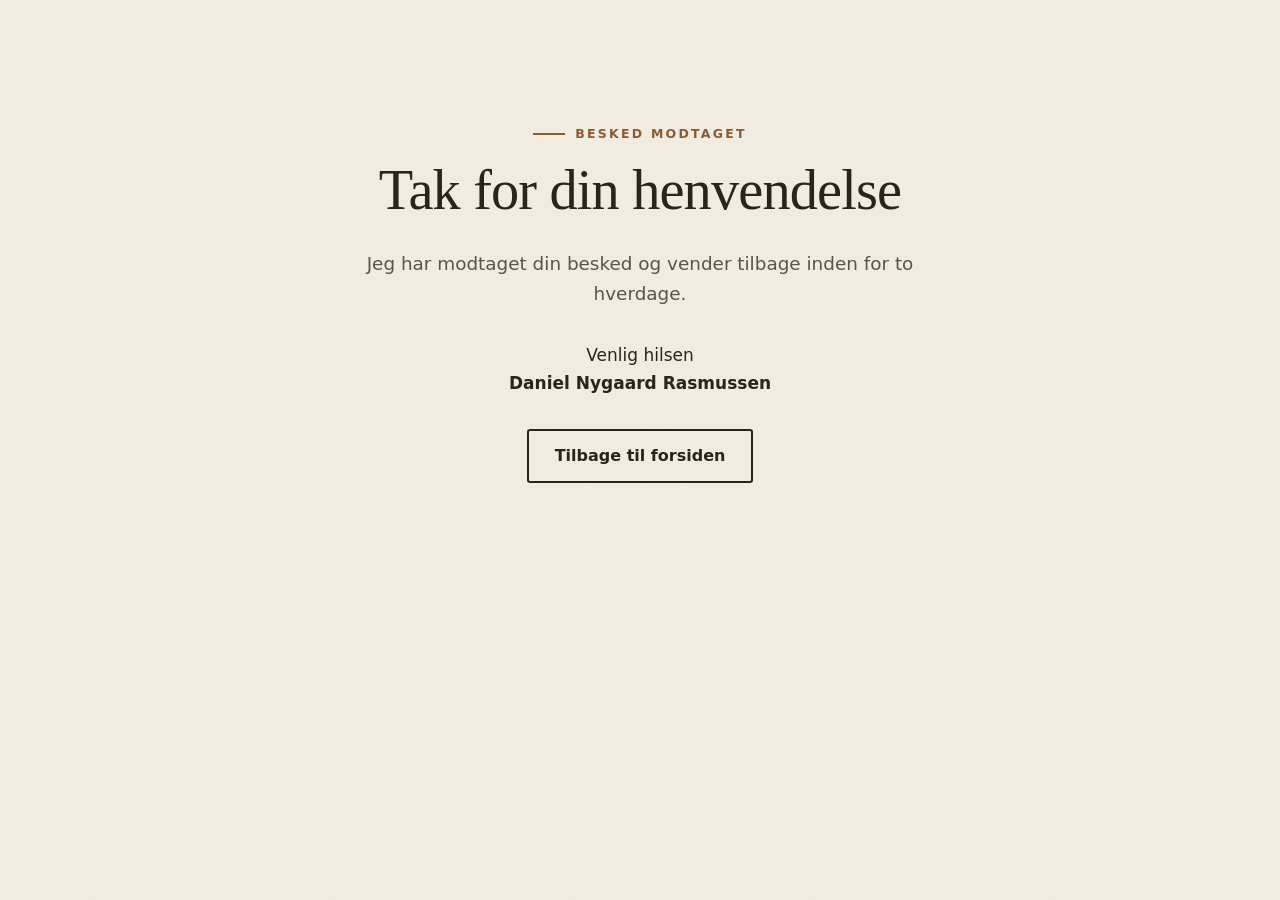
<file: tak.html>
<!doctype html>
<html lang="da">
<head>
  <meta charset="utf-8">
  <meta name="viewport" content="width=device-width, initial-scale=1">
  <meta name="robots" content="noindex">
  <title>Tak for din henvendelse · Daniel Nygaard Rasmussen</title>
  <link rel="icon" href="assets/favicon.svg" type="image/svg+xml">
  <link rel="stylesheet" href="assets/style.css">
</head>
<body>
  <main class="section">
    <div class="wrap" style="max-width:640px;text-align:center">
      <p class="eyebrow" style="justify-content:center">Besked modtaget</p>
      <h1>Tak for din henvendelse</h1>
      <p class="lead" style="margin:0 auto 2rem">
        Jeg har modtaget din besked og vender tilbage inden for to hverdage.
      </p>
      <p>Venlig hilsen<br><strong>Daniel Nygaard Rasmussen</strong></p>
      <p style="margin-top:2rem"><a class="btn btn-ghost" href="index.html">Tilbage til forsiden</a></p>
    </div>
  </main>
</body>
</html>
</file>
<file: assets/style.css>
/* ==========================================================
   Daniel Nygaard Rasmussen · Tømrer
   Palette: kalk, egetræ, trætjære, okker, dodenkop (naturmaling)
   ========================================================== */

:root {
  --kalk:        #f4efe6;  /* kalket væg */
  --kalk-2:      #ebe3d4;  /* skygget kalk */
  --kalk-3:      #ddd2bf;
  --papir:       #f1e9da;  /* tegnepapir */
  --spaan:       #e6cfa5;  /* høvlspån */
  --eg-lys:      #c49a6c;  /* nyhøvlet eg */
  --eg:          #8a5a32;  /* olieret eg */
  --eg-moerk:    #5a3a22;  /* gammel eg */
  --tjaere:      #2b231d;  /* trætjære */
  --tjaere-2:    #3a2f27;
  --okker:       #b9853a;  /* gul okker */
  --dodenkop:    #7b2f24;  /* dodenkop-rød linoliemaling */
  --dodenkop-2:  #64251c;
  --skifer:      #5b6460;  /* nordisk grøngrå */

  --text:        #2b231d;
  --text-muted:  #5f5247;
  --line:        rgba(43, 35, 29, .14);

  --serif: "Iowan Old Style", "Palatino Linotype", Palatino, "Book Antiqua", Georgia, "Times New Roman", serif;
  --sans:  "Segoe UI", system-ui, -apple-system, "Helvetica Neue", Arial, sans-serif;

  --radius: 3px;
  --wrap: 1200px;
  --shadow: 0 1px 0 rgba(43,35,29,.06), 0 14px 34px -16px rgba(43,35,29,.35);
  --ease: cubic-bezier(.2,.7,.2,1);
}

*, *::before, *::after { box-sizing: border-box; }

html { scroll-behavior: smooth; scroll-padding-top: 84px; -webkit-text-size-adjust: 100%; }
@media (prefers-reduced-motion: reduce) { html { scroll-behavior: auto; } }

body {
  margin: 0;
  background-color: var(--kalk);
  color: var(--text);
  font: 17px/1.65 var(--sans);
  /* kalkpuds-struktur */
  background-image: url("data:image/svg+xml,%3Csvg xmlns='http://www.w3.org/2000/svg' width='240' height='240'%3E%3Cfilter id='n'%3E%3CfeTurbulence type='fractalNoise' baseFrequency='.8' numOctaves='3' stitchTiles='stitch'/%3E%3CfeColorMatrix values='0 0 0 0 .35 0 0 0 0 .23 0 0 0 0 .13 0 0 0 .07 0'/%3E%3C/filter%3E%3Crect width='100%25' height='100%25' filter='url(%23n)'/%3E%3C/svg%3E");
}

img, svg { max-width: 100%; display: block; }

h1, h2, h3 { font-family: var(--serif); font-weight: 500; line-height: 1.08; margin: 0 0 .5em; letter-spacing: -.015em; }
h1 { font-size: clamp(2.4rem, 4.4vw, 4rem); }
h2 { font-size: clamp(2rem, 4vw, 3.2rem); }
h3 { font-size: 1.3rem; font-weight: 600; letter-spacing: 0; }
h1 em, h2 em { font-style: italic; color: var(--dodenkop); }
p  { margin: 0 0 1em; }

a { color: var(--dodenkop); text-underline-offset: 3px; }
a:hover { color: var(--dodenkop-2); }

:focus-visible { outline: 3px solid var(--okker); outline-offset: 2px; }

.wrap { width: 100%; max-width: var(--wrap); margin: 0 auto; padding: 0 20px; }
.sr, .hp { position: absolute !important; width: 1px; height: 1px; overflow: hidden; clip: rect(0 0 0 0); white-space: nowrap; }

.skip { position: absolute; left: -999px; top: 8px; background: var(--tjaere); color: var(--kalk); padding: 8px 14px; z-index: 100; }
.skip:focus { left: 8px; }

.eyebrow {
  font: 600 .78rem/1 var(--sans);
  letter-spacing: .18em;
  text-transform: uppercase;
  color: var(--eg);
  margin: 0 0 1.2rem;
  display: flex; align-items: center; gap: .8em;
}
.eyebrow::before { content: ""; width: 32px; height: 2px; background: currentColor; }
.eyebrow .num {
  order: -1;
  font: italic 500 1.05rem/1 var(--serif); letter-spacing: 0; text-transform: none;
  color: var(--dodenkop);
  min-width: 1.6em;
}

/* ---------- Buttons ---------- */
.btn {
  display: inline-flex; align-items: center; justify-content: center; gap: .55em;
  background: var(--dodenkop);
  color: #fbf6ee;
  font: 600 1rem/1 var(--sans);
  padding: 1.05rem 1.6rem;
  border: 2px solid var(--dodenkop);
  border-radius: var(--radius);
  text-decoration: none;
  cursor: pointer;
  box-shadow: 0 6px 0 -2px var(--dodenkop-2);
  transition: background .2s, border-color .2s, transform .2s var(--ease), box-shadow .2s var(--ease);
}
.btn:hover { background: var(--dodenkop-2); border-color: var(--dodenkop-2); color: #fff; transform: translateY(-2px); box-shadow: 0 8px 0 -2px #4a1b14; }
.btn:active { transform: translateY(2px); box-shadow: 0 2px 0 -1px #4a1b14; }
.btn span[aria-hidden] { transition: transform .2s var(--ease); }
.btn:hover span[aria-hidden] { transform: translateX(4px); }
.btn-ghost { background: transparent; color: var(--tjaere); border-color: var(--tjaere); box-shadow: none; }
.btn-ghost:hover { background: var(--tjaere); border-color: var(--tjaere); color: var(--kalk); box-shadow: none; }
.btn-small { padding: .7rem 1.05rem; font-size: .92rem; box-shadow: none; }
.btn-small:hover { box-shadow: none; }
.btn-block { width: 100%; }
.btn[disabled] { opacity: .6; cursor: progress; transform: none; }

/* ---------- Header ---------- */
.site-header {
  position: sticky; top: 0; z-index: 50;
  background: rgba(244, 239, 230, .92);
  backdrop-filter: saturate(140%) blur(10px);
  border-bottom: 1px solid var(--line);
}
.header-inner { display: flex; align-items: center; justify-content: space-between; min-height: 72px; gap: 1rem; }

.brand { display: flex; align-items: center; gap: .8rem; color: var(--tjaere); text-decoration: none; }
.brand:hover { color: var(--tjaere); }
.brand-mark { width: 38px; height: 38px; color: var(--eg-moerk); flex: none; transition: transform .5s var(--ease); }
.brand:hover .brand-mark { transform: rotate(90deg); }
.brand-text { display: flex; flex-direction: column; line-height: 1.2; }
.brand-name { font: 600 1.1rem/1.2 var(--serif); }
.brand-sub { font-size: .72rem; letter-spacing: .14em; text-transform: uppercase; color: var(--eg); }

.nav { display: flex; align-items: center; gap: 1.7rem; }
.nav a:not(.btn) { color: var(--tjaere); text-decoration: none; font-weight: 500; font-size: .96rem; position: relative; }
.nav a:not(.btn)::after { content: ""; position: absolute; left: 0; right: 0; bottom: -4px; height: 2px; background: var(--okker); transform: scaleX(0); transform-origin: left; transition: transform .25s var(--ease); }
.nav a:not(.btn):hover::after { transform: scaleX(1); }

.nav-toggle { display: none; background: none; border: 0; padding: 10px; cursor: pointer; }
.nav-toggle span:not(.sr) { display: block; width: 24px; height: 2px; background: var(--tjaere); margin: 5px 0; transition: transform .2s, opacity .2s; }
.nav-toggle[aria-expanded="true"] span:nth-child(1) { transform: translateY(7px) rotate(45deg); }
.nav-toggle[aria-expanded="true"] span:nth-child(2) { opacity: 0; }
.nav-toggle[aria-expanded="true"] span:nth-child(3) { transform: translateY(-7px) rotate(-45deg); }

@media (max-width: 900px) {
  .nav-toggle { display: block; }
  .nav {
    position: absolute; left: 0; right: 0; top: 100%;
    flex-direction: column; align-items: stretch; gap: 0;
    background: var(--kalk); border-bottom: 1px solid var(--line);
    padding: .5rem 20px 1.25rem;
    display: none;
  }
  .nav.open { display: flex; }
  .nav a:not(.btn) { padding: .85rem 0; border-bottom: 1px solid var(--line); }
  .nav a:not(.btn)::after { display: none; }
  .nav .btn { margin-top: 1rem; }
  .brand-sub { display: none; }
}

/* ==========================================================
   HERO
   ========================================================== */
.hero { position: relative; overflow: hidden; padding: clamp(2.5rem, 6vw, 5rem) 0 clamp(3.5rem, 7vw, 6rem); }
.hero::before {
  /* tegnepapirets kvadratnet */
  content: ""; position: absolute; inset: 0; pointer-events: none;
  background-image:
    linear-gradient(rgba(90,58,34,.07) 1px, transparent 1px),
    linear-gradient(90deg, rgba(90,58,34,.07) 1px, transparent 1px),
    linear-gradient(rgba(90,58,34,.035) 1px, transparent 1px),
    linear-gradient(90deg, rgba(90,58,34,.035) 1px, transparent 1px);
  background-size: 120px 120px, 120px 120px, 24px 24px, 24px 24px;
  -webkit-mask-image: linear-gradient(90deg, transparent 15%, #000 70%);
          mask-image: linear-gradient(90deg, transparent 15%, #000 70%);
}
.hero-inner { position: relative; display: grid; grid-template-columns: 1.05fr 1fr; gap: clamp(1.5rem, 4vw, 3.5rem); align-items: center; }
.hero h1 { max-width: 12em; }
.lead { font-size: 1.15rem; color: var(--text-muted); max-width: 34em; }
.hero-actions { display: flex; flex-wrap: wrap; gap: .9rem; margin: 2rem 0 1.8rem; }
.hero-points { list-style: none; padding: 0; margin: 0; display: flex; flex-wrap: wrap; gap: .4rem 1.6rem; font-size: .95rem; color: var(--text-muted); }
.hero-points li { display: flex; align-items: center; gap: .55em; }
.hero-points li::before { content: ""; width: 8px; height: 8px; background: var(--okker); transform: rotate(45deg); flex: none; }

/* opmålingstegning */
.drawing { margin: 0; position: relative; }
.hero-svg { width: 100%; height: auto; overflow: visible; }
.d-fill path { fill: #f9f4ea; }
.d-stones ellipse { fill: #d6cab4; stroke: var(--eg-moerk); stroke-width: 1.5; }
.d-beam path { fill: none; stroke: var(--eg-moerk); stroke-width: 12; stroke-linecap: square; stroke-linejoin: miter; }
.d-beam path.thin { stroke-width: 9; }
.d-window path { fill: #6b7570; stroke: var(--dodenkop); stroke-width: 4; }
.d-window .mullion { fill: none; stroke-width: 2.5; }
.d-peg circle { fill: var(--spaan); }
.d-dim path { fill: none; stroke: var(--eg); stroke-width: 1.2; }
.d-dim text { font: italic 15px var(--serif); fill: var(--eg); }
.d-dim .vert { font-size: 13px; }
.d-label path { fill: none; stroke: var(--dodenkop); stroke-width: 1.2; stroke-dasharray: 3 3; }
.d-label circle { fill: var(--kalk); stroke: var(--dodenkop); stroke-width: 2; }
.d-label text { font: italic 600 19px var(--serif); fill: var(--tjaere); }

.title-block {
  position: absolute; right: 0; bottom: -10px;
  display: grid; grid-template-columns: auto auto; font-size: .72rem; letter-spacing: .06em; text-transform: uppercase;
  border: 1.5px solid var(--eg-moerk); background: var(--kalk); color: var(--eg-moerk);
}
.title-block span { padding: .35rem .7rem; border-left: 1px solid var(--eg-moerk); }
.title-block span:first-child { grid-column: 1 / -1; border-left: 0; border-bottom: 1px solid var(--eg-moerk); font: italic 600 .95rem var(--serif); text-transform: none; letter-spacing: 0; }
.title-block span:nth-child(2) { border-left: 0; }

.seal { position: absolute; left: -6%; top: -9%; width: clamp(90px, 10vw, 124px); }
.seal svg { width: 100%; animation: spin 40s linear infinite; }
.seal-bg { fill: var(--dodenkop); }
.seal-ring { fill: none; stroke: rgba(251,246,238,.45); stroke-width: 1.5; stroke-dasharray: 2 4; }
.seal-text { font: 600 15.5px var(--sans); letter-spacing: 3.2px; fill: #fbf6ee; }
.seal-handle { fill: none; stroke: var(--spaan); stroke-width: 7; stroke-linecap: round; }
.seal-axe { fill: #fbf6ee; }
@keyframes spin { to { transform: rotate(360deg); } }

/* tegne-animation */
.js .draw { stroke-dasharray: 1; stroke-dashoffset: 1; }
.js .drawing.go .draw { animation: draw 1.4s var(--ease) forwards; }
.js .drawing.go .d-beam path:nth-child(2) { animation-delay: .15s; }
.js .drawing.go .d-beam path:nth-child(3) { animation-delay: .3s; }
.js .drawing.go .d-beam path:nth-child(4) { animation-delay: .55s; }
.js .drawing.go .d-beam path:nth-child(5) { animation-delay: .7s; }
.js .drawing.go .d-beam path:nth-child(6) { animation-delay: .85s; }
.js .drawing.go .d-beam path:nth-child(n+7) { animation-delay: 1.05s; }
.js .d-fill, .js .d-stones, .js .d-window, .js .d-peg, .js .d-dim, .js .d-label, .js .title-block { opacity: 0; transition: opacity .8s ease; }
.js .drawing.go .d-fill, .js .drawing.go .d-stones { opacity: 1; transition-delay: .2s; }
.js .drawing.go .d-window, .js .drawing.go .d-peg { opacity: 1; transition-delay: 1.4s; }
.js .drawing.go .d-dim, .js .drawing.go .title-block { opacity: 1; transition-delay: 1.8s; }
.js .drawing.go .d-label { opacity: 1; transition-delay: 2.1s; }
@keyframes draw { to { stroke-dashoffset: 0; } }

@media (prefers-reduced-motion: reduce) {
  .seal svg { animation: none; }
  .js .draw { stroke-dasharray: none; stroke-dashoffset: 0; }
  .js .drawing .draw { animation: none !important; }
  .js .d-fill, .js .d-stones, .js .d-window, .js .d-peg, .js .d-dim, .js .d-label, .js .title-block { opacity: 1; transition: none; }
}

@media (max-width: 900px) {
  .hero-inner { grid-template-columns: 1fr; }
  .drawing { max-width: 560px; margin: 1rem auto 0; width: 100%; }
  .seal { left: auto; right: 0; top: -6%; }
}
@media (max-width: 520px) {
  .d-label text { font-size: 24px; }
  .title-block { position: static; margin-top: 1rem; }
}

/* ==========================================================
   MARQUEE
   ========================================================== */
.marquee { background: var(--tjaere); color: var(--spaan); overflow: hidden; border-block: 4px solid var(--eg-moerk); }
.marquee-track { display: flex; align-items: center; gap: 2.2rem; width: max-content; padding: 1.1rem 0; animation: marquee 50s linear infinite; }
.marquee span { font: italic 500 clamp(1.3rem, 2.4vw, 1.9rem)/1 var(--serif); white-space: nowrap; }
.marquee i { width: 14px; height: 14px; flex: none; border: 2px solid var(--okker); transform: rotate(45deg); }
@keyframes marquee { to { transform: translateX(-50%); } }
@media (prefers-reduced-motion: reduce) { .marquee-track { animation: none; } }

/* ==========================================================
   SEKTIONER
   ========================================================== */
.section { padding: clamp(4.5rem, 10vw, 8rem) 0; position: relative; }
.section-head { max-width: 48rem; margin-bottom: clamp(2.5rem, 5vw, 3.75rem); }
.section-head p:last-child { color: var(--text-muted); font-size: 1.1rem; max-width: 40em; }

.split { display: grid; grid-template-columns: 1fr 1fr; gap: clamp(2rem, 6vw, 5rem); align-items: start; }
@media (max-width: 900px) { .split { grid-template-columns: 1fr; } }

/* ---------- Kort ---------- */
.cards { display: grid; grid-template-columns: repeat(3, 1fr); border-top: 2px solid var(--tjaere); border-left: 1px solid var(--line); }
@media (max-width: 980px) { .cards { grid-template-columns: repeat(2, 1fr); } }
@media (max-width: 620px) { .cards { grid-template-columns: 1fr; } }

.card {
  position: relative;
  padding: 2.2rem 1.9rem 2rem;
  border-right: 1px solid var(--line);
  border-bottom: 1px solid var(--line);
  transition: background .3s;
}
.card::before {
  content: ""; position: absolute; left: 0; right: 0; top: -2px; height: 4px;
  background: var(--dodenkop); transform: scaleX(0); transform-origin: left; transition: transform .45s var(--ease);
}
.card:hover { background: rgba(255,255,255,.5); }
.card:hover::before { transform: scaleX(1); }
.card-no { position: absolute; top: 1.6rem; right: 1.6rem; font: italic 1rem var(--serif); color: var(--eg-lys); }
.card p { color: var(--text-muted); margin: 0; font-size: .98rem; }
.card-icon { width: 46px; height: 46px; margin-bottom: 1.3rem; fill: none; stroke: var(--eg-moerk); stroke-width: 2.2; stroke-linejoin: round; stroke-linecap: round; transition: transform .4s var(--ease); }
.card:hover .card-icon { transform: translateY(-3px); stroke: var(--dodenkop); }

/* ==========================================================
   ANATOMI
   ========================================================== */
.section-paper {
  background-color: var(--papir);
  background-image:
    linear-gradient(rgba(90,58,34,.06) 1px, transparent 1px),
    linear-gradient(90deg, rgba(90,58,34,.06) 1px, transparent 1px);
  background-size: 28px 28px;
  border-block: 1px solid var(--line);
}
.anatomy { display: grid; grid-template-columns: 1.7fr 1fr; gap: clamp(1.5rem, 4vw, 3rem); align-items: start; }
@media (max-width: 980px) { .anatomy { grid-template-columns: 1fr; } }

.anatomy-figure { background: var(--kalk); border: 1.5px solid var(--eg-moerk); padding: clamp(.75rem, 2vw, 1.5rem); box-shadow: 10px 10px 0 -1px var(--kalk-3); }
.anatomy-svg { width: 100%; height: auto; }

.part { cursor: pointer; transition: opacity .3s; }
.part-tavl path { fill: #faf6ee; stroke: var(--kalk-3); stroke-width: 1; }
.part-vindue path { fill: #6b7570; stroke: var(--dodenkop); stroke-width: 4; }
.part-doer path { fill: var(--dodenkop); stroke: var(--dodenkop-2); stroke-width: 3; }
.part-vindue .glaze, .part-doer .glaze { fill: none; stroke-width: 2; }
.part-doer .glaze { stroke: rgba(0,0,0,.25); }
.part-syld ellipse { fill: #cfc2aa; stroke: var(--eg-moerk); stroke-width: 1.5; }
.part-syld .ground { stroke: var(--eg-moerk); stroke-width: 2; stroke-dasharray: 10 6; fill: none; }
.part-beam path { fill: none; stroke: var(--eg-moerk); stroke-width: 18; stroke-linecap: square; transition: stroke .25s; }
.part-beam.thin path { stroke-width: 13; }
.part-end path { fill: var(--eg-moerk); stroke: var(--eg-moerk); stroke-width: 1; transition: fill .25s; }
.part-end .rings { fill: none; stroke: var(--eg-lys); stroke-width: 1.5; }
.part-peg circle { fill: var(--spaan); stroke: var(--eg-moerk); stroke-width: 1; transition: r .25s, fill .25s; }

/* fremhævning */
.anatomy.has-active .part:not(.active) { opacity: .4; }
.anatomy.has-active .part-tavl:not(.active) { opacity: .6; }
.part-beam.active path { stroke: var(--dodenkop); }
.part-end.active path:first-child { fill: var(--dodenkop); }
.part-peg.active circle { fill: var(--dodenkop); r: 7px; }
.part-tavl.active path { fill: #fff; stroke: var(--dodenkop); stroke-width: 3; }
.part-syld.active ellipse { fill: var(--spaan); stroke: var(--dodenkop); stroke-width: 2.5; }

.parts { list-style: none; margin: 0 0 1.4rem; padding: 0; display: grid; grid-template-columns: 1fr 1fr; gap: .5rem; }
.parts button {
  width: 100%; display: flex; align-items: center; gap: .7rem; text-align: left;
  font: 500 .98rem var(--sans); color: var(--tjaere);
  background: var(--kalk); border: 1.5px solid var(--kalk-3); border-radius: var(--radius);
  padding: .6rem .8rem; cursor: pointer; transition: border-color .2s, background .2s, color .2s;
}
.parts button:hover { border-color: var(--eg); }
.parts button[aria-pressed="true"] { background: var(--tjaere); color: var(--kalk); border-color: var(--tjaere); }
.pn { font: italic 600 .95rem var(--serif); color: var(--dodenkop); width: 1.1em; }
.parts button[aria-pressed="true"] .pn { color: var(--okker); }

.part-info { background: var(--tjaere); color: #e6dccb; padding: 1.6rem 1.6rem 1.4rem; border-radius: var(--radius); border-left: 5px solid var(--dodenkop); min-height: 13.5rem; }
.part-info-kicker { font-size: .72rem; letter-spacing: .16em; text-transform: uppercase; color: var(--okker); margin: 0 0 .5rem; font-weight: 600; }
.part-info-title { color: #fbf6ee; font-size: 1.7rem; font-weight: 500; }
.part-info-text { margin: 0; color: #d8ccb9; }
.part-info-tip { margin: .9rem 0 0; padding-top: .9rem; border-top: 1px solid rgba(230,207,165,.2); font-size: .93rem; color: var(--spaan); }
.part-info-tip b { color: var(--okker); }

/* ==========================================================
   CITAT
   ========================================================== */
.quote-band { position: relative; overflow: hidden; background: var(--dodenkop); color: #fbf6ee; padding: clamp(4rem, 9vw, 7rem) 0; }
.quote-band .wrap { position: relative; }
.rings-deco { position: absolute; right: -6%; top: 50%; width: min(520px, 70vw); transform: translateY(-50%); color: rgba(251,246,238,.16); stroke-width: 1.4; }
.quote-band blockquote { margin: 0; position: relative; max-width: 52rem; }
.quote-band blockquote p { font: 500 clamp(2.1rem, 5.4vw, 4.4rem)/1.08 var(--serif); letter-spacing: -.02em; margin: 0 0 1.5rem; }
.quote-band blockquote em { color: var(--spaan); }
.quote-band footer { font-size: 1rem; color: rgba(251,246,238,.75); display: flex; align-items: center; gap: .8rem; }
.quote-band footer::before { content: ""; width: 40px; height: 2px; background: var(--spaan); }

/* ==========================================================
   HÅNDVÆRKET (mørk)
   ========================================================== */
.section-dark {
  background: var(--tjaere);
  color: #ece3d4;
  background-image:
    repeating-linear-gradient(92deg, rgba(196,154,108,.04) 0 2px, transparent 2px 9px),
    repeating-linear-gradient(88deg, rgba(0,0,0,.12) 0 1px, transparent 1px 23px);
}
.section-dark h2, .section-dark h3 { color: #fbf6ee; }
.section-dark h2 em { color: var(--spaan); }
.section-dark .eyebrow { color: var(--okker); }
.section-dark .eyebrow .num { color: var(--spaan); }
.section-dark p { color: #d2c5b0; }
.section-dark .section-head p:last-child { color: #d2c5b0; }

.plates { display: grid; grid-template-columns: repeat(4, 1fr); gap: 1.25rem; }
@media (max-width: 1080px) { .plates { grid-template-columns: repeat(2, 1fr); } }
@media (max-width: 560px) { .plates { grid-template-columns: 1fr; } }

.plate { margin: 0; background: var(--papir); color: var(--text); border-radius: var(--radius); overflow: hidden; display: flex; flex-direction: column; transition: transform .4s var(--ease); }
.plate:hover { transform: translateY(-4px) rotate(-.4deg); }
.plate svg { width: 100%; height: auto; padding: 1rem 1rem .25rem; background-image: linear-gradient(rgba(90,58,34,.07) 1px, transparent 1px), linear-gradient(90deg, rgba(90,58,34,.07) 1px, transparent 1px); background-size: 16px 16px; border-bottom: 1px solid var(--kalk-3); }
.plate figcaption { padding: 1.1rem 1.25rem 1.35rem; font-size: .93rem; color: var(--text-muted); line-height: 1.55; }
.plate figcaption b { display: block; font: 600 1.25rem/1.2 var(--serif); color: var(--tjaere); margin-bottom: .4rem; }
.pl { display: block; font: italic .85rem var(--serif); color: var(--dodenkop); margin-bottom: .15rem; }

.p-wood { fill: #e8d3ad; stroke: var(--eg-moerk); stroke-width: 2; stroke-linejoin: round; }
.p-hidden { fill: none; stroke: var(--eg-moerk); stroke-width: 1.5; stroke-dasharray: 4 3; }
.p-cut { fill: none; stroke: var(--dodenkop); stroke-width: 2.5; }
.p-grain { fill: none; stroke: var(--eg); stroke-width: .9; opacity: .55; }
.p-hole { fill: var(--tjaere); }
.p-arrow { fill: none; stroke: var(--dodenkop); stroke-width: 2; stroke-linecap: round; stroke-linejoin: round; }
.p-lead { fill: none; stroke: var(--dodenkop); stroke-width: 1; stroke-dasharray: 2 2; }
.p-note { font: italic 12px var(--serif); fill: var(--dodenkop); }

.tools-head { display: grid; grid-template-columns: 1fr 2fr; gap: 2rem; align-items: end; margin: clamp(3.5rem, 7vw, 5.5rem) 0 2rem; padding-top: 2.5rem; border-top: 1px solid rgba(230,207,165,.18); }
.tools-head h3 { font-size: clamp(1.6rem, 3vw, 2.2rem); font-weight: 500; margin: 0; }
.tools-head p { margin: 0; max-width: 40em; }
@media (max-width: 700px) { .tools-head { grid-template-columns: 1fr; gap: .8rem; } }

.tools { display: grid; grid-template-columns: repeat(4, 1fr); gap: 0; border: 1px solid rgba(230,207,165,.18); }
@media (max-width: 900px) { .tools { grid-template-columns: repeat(2, 1fr); } }
@media (max-width: 480px) { .tools { grid-template-columns: 1fr; } }
.tool { margin: 0; padding: 1.5rem; border-right: 1px solid rgba(230,207,165,.18); border-bottom: 1px solid rgba(230,207,165,.18); margin-right: -1px; margin-bottom: -1px; }
.tool svg { width: 100%; max-width: 180px; height: auto; margin-bottom: 1rem; transition: transform .5s var(--ease); }
.tool:hover svg { transform: rotate(-6deg) translateY(-3px); }
.tool figcaption { font-size: .93rem; color: #cbbda7; }
.tool figcaption b { display: block; font: 600 1.15rem var(--serif); color: var(--spaan); margin-bottom: .25rem; }
.t-handle { fill: none; stroke: var(--eg-lys); stroke-width: 8; stroke-linecap: round; }
.t-wood { fill: var(--eg-lys); stroke: #e6cfa5; stroke-width: 1.5; stroke-linejoin: round; }
.t-steel { fill: #9aa3a0; stroke: #d9dedc; stroke-width: 1.5; stroke-linejoin: round; }
.t-edge { fill: none; stroke: #fff; stroke-width: 2; }
.t-shaving { fill: none; stroke: var(--spaan); stroke-width: 3; stroke-linecap: round; }

/* ==========================================================
   TIDSLINJE
   ========================================================== */
.timeline { list-style: none; margin: 0; padding: 0; display: grid; grid-template-columns: repeat(6, 1fr); position: relative; }
.timeline::before { content: ""; position: absolute; left: 0; right: 0; top: 7.5px; height: 3px; background: var(--eg-moerk); }
.timeline li { position: relative; padding: 0 1.1rem 0 0; }
.tl-year { display: block; font: italic 500 1.05rem var(--serif); color: var(--eg); height: 1.9rem; }
.timeline li::before {
  content: ""; display: block; width: 18px; height: 18px; margin: 0 0 1.4rem;
  background: var(--kalk); border: 3px solid var(--eg-moerk); transform: rotate(45deg);
  position: relative; z-index: 1;
}
.timeline h3 { font-size: 1.12rem; margin-bottom: .45rem; }
.timeline p { font-size: .93rem; color: var(--text-muted); margin: 0; }
.timeline .tl-now::before { background: var(--dodenkop); border-color: var(--dodenkop); box-shadow: 0 0 0 6px rgba(123,47,36,.15); }
.timeline .tl-now .tl-year { color: var(--dodenkop); font-weight: 600; }

@media (max-width: 980px) {
  .timeline { grid-template-columns: 1fr; gap: 2rem; padding-left: 2.6rem; }
  .timeline::before { left: .55rem; right: auto; top: .4rem; bottom: .4rem; width: 3px; height: auto; }
  .timeline li { padding: 0; }
  .timeline li::before { position: absolute; left: -2.6rem; top: .25rem; margin: 0; }
  .tl-year { height: auto; margin-bottom: .2rem; }
}

/* ==========================================================
   OM
   ========================================================== */
.section-lime { background: var(--kalk-2); border-block: 1px solid var(--line); }
.split-about { align-items: center; grid-template-columns: .85fr 1.15fr; }
@media (max-width: 900px) { .split-about { grid-template-columns: 1fr; } }
.portrait { margin: 0; position: relative; isolation: isolate; }
.portrait::after { content: ""; position: absolute; inset: 22px -22px -22px 22px; border: 3px solid var(--eg-lys); z-index: -1; border-radius: var(--radius); }
.portrait img, .portrait-placeholder { width: 100%; aspect-ratio: 4 / 5; object-fit: cover; border-radius: var(--radius); }
.portrait-placeholder {
  display: grid; place-content: center; justify-items: center; gap: .8rem;
  background: linear-gradient(160deg, var(--kalk), var(--kalk-3));
  color: var(--eg); font: italic 1rem var(--serif);
}
.portrait-placeholder svg { width: 90px; }
.portrait-tag {
  position: absolute; left: -12px; bottom: 28px;
  background: var(--tjaere); color: var(--kalk); padding: .7rem 1rem;
  font: italic 600 1rem/1.3 var(--serif); box-shadow: var(--shadow);
}
.portrait-tag span { font: 500 .7rem var(--sans); letter-spacing: .14em; text-transform: uppercase; color: var(--okker); font-style: normal; }

.principles { margin: 1.8rem 0 2.2rem; display: grid; gap: 0; border-top: 1px solid var(--line); }
.principles div { display: grid; grid-template-columns: 14rem 1fr; gap: 1rem; padding: .9rem 0; border-bottom: 1px solid var(--line); }
.principles dt { font: italic 600 1.08rem var(--serif); color: var(--dodenkop); }
.principles dd { margin: 0; color: var(--text-muted); font-size: .97rem; }
@media (max-width: 560px) { .principles div { grid-template-columns: 1fr; gap: .2rem; } }

/* ==========================================================
   ARBEJDSGANG
   ========================================================== */
.steps { list-style: none; padding: 0; margin: 0; display: grid; grid-template-columns: repeat(5, 1fr); gap: 1.4rem; counter-reset: step; }
.steps li { counter-increment: step; position: relative; padding-top: 4.4rem; }
.steps li::before {
  content: counter(step, upper-roman);
  position: absolute; top: 0; left: 0;
  width: 3.2rem; height: 3.2rem; display: grid; place-items: center;
  border: 2px solid var(--eg-moerk); color: var(--eg-moerk);
  font: italic 600 1.15rem var(--serif); border-radius: 50%;
  background: var(--kalk);
  transition: background .3s, color .3s;
}
.steps li:hover::before { background: var(--eg-moerk); color: var(--kalk); }
.steps li:not(:last-child)::after { content: ""; position: absolute; top: 1.6rem; left: 3.8rem; right: -.8rem; height: 2px; background: repeating-linear-gradient(90deg, var(--eg-lys) 0 8px, transparent 8px 14px); }
.steps h3 { font-size: 1.15rem; }
.steps p { color: var(--text-muted); font-size: .95rem; margin: 0; }
@media (max-width: 980px) {
  .steps { grid-template-columns: 1fr; gap: 1.8rem; }
  .steps li { padding: .3rem 0 0 4.4rem; }
  .steps li:not(:last-child)::after { top: 3.6rem; bottom: -1.6rem; left: 1.55rem; right: auto; width: 2px; height: auto; background: repeating-linear-gradient(180deg, var(--eg-lys) 0 8px, transparent 8px 14px); }
}

/* ==========================================================
   KONTAKT
   ========================================================== */
.section-contact { background: var(--tjaere); color: #e6dccb; padding-top: calc(clamp(4.5rem, 10vw, 8rem) + 40px); }
.section-contact h2 { color: #fbf6ee; }
.section-contact h2 em { color: var(--spaan); }
.section-contact .eyebrow { color: var(--okker); }
.section-contact .eyebrow .num { color: var(--spaan); }
.section-contact .contact-intro > p { color: #d2c5b0; }

/* bindingsværksbånd */
.timber-band {
  position: absolute; left: 0; right: 0; top: 0; height: 64px;
  background-color: var(--kalk);
  background-image: url("data:image/svg+xml,%3Csvg xmlns='http://www.w3.org/2000/svg' width='120' height='64' viewBox='0 0 120 64'%3E%3Cg fill='none' stroke='%235a3a22' stroke-width='8' stroke-linecap='square'%3E%3Cpath d='M0 4h120M0 60h120M4 4v56M64 4v56M4 60 64 4M64 4l56 56'/%3E%3C/g%3E%3Ccircle cx='4' cy='32' r='2.5' fill='%23e6cfa5'/%3E%3Ccircle cx='64' cy='32' r='2.5' fill='%23e6cfa5'/%3E%3C/svg%3E");
  background-size: 120px 64px;
  border-bottom: 6px solid var(--eg-moerk);
}

.split-contact { grid-template-columns: .85fr 1.15fr; }
@media (max-width: 900px) { .split-contact { grid-template-columns: 1fr; } }

.contact-direct { list-style: none; padding: 0; margin: 2rem 0; display: grid; gap: 0; border-top: 1px solid rgba(230,207,165,.2); }
.contact-direct li { display: grid; gap: .15rem; padding: 1rem 0; border-bottom: 1px solid rgba(230,207,165,.2); }
.contact-direct .label { font-size: .72rem; letter-spacing: .16em; text-transform: uppercase; color: var(--okker); font-weight: 600; }
.contact-direct a, .contact-direct li > span:last-child { font: 500 clamp(1.35rem, 2.6vw, 1.75rem)/1.25 var(--serif); color: #fbf6ee; text-decoration: none; word-break: break-word; }
.contact-direct a:hover { color: var(--spaan); }
.hint { font-size: .93rem; color: #bfb19b; font-style: italic; }

.contact-form {
  background: var(--kalk);
  color: var(--text);
  border-radius: var(--radius);
  padding: clamp(1.4rem, 4vw, 2.6rem);
  box-shadow: 14px 14px 0 -2px var(--dodenkop), 0 30px 60px -30px rgba(0,0,0,.6);
}
.form-kicker { font: italic 600 1.2rem var(--serif); color: var(--dodenkop); margin: 0 0 1.2rem; padding-bottom: .9rem; border-bottom: 1px solid var(--line); }
.field { display: grid; gap: .35rem; margin: 0 0 1.1rem; min-width: 0; }
.field-row { display: grid; grid-template-columns: 1fr 1fr; gap: 0 1rem; }
@media (max-width: 560px) { .field-row { grid-template-columns: 1fr; } }
fieldset.field { border: 0; padding: 0; }
.field label, .field legend { font-weight: 600; font-size: .92rem; padding: 0; margin-bottom: .1rem; }

input[type="text"], input[type="email"], input[type="tel"], select, textarea {
  width: 100%;
  font: inherit; font-size: 1rem;
  color: var(--text);
  background: #fff;
  border: 1.5px solid var(--kalk-3);
  border-radius: var(--radius);
  padding: .8rem .9rem;
  transition: border-color .15s, box-shadow .15s;
}
textarea { resize: vertical; min-height: 140px; }
input:focus, select:focus, textarea:focus { outline: none; border-color: var(--eg); box-shadow: 0 0 0 3px rgba(185,133,58,.25); }
.field.invalid input, .field.invalid textarea, .field.invalid select { border-color: var(--dodenkop); }
.field .err { color: var(--dodenkop); font-size: .85rem; }

.chips { display: flex; flex-wrap: wrap; gap: .5rem; }
.chips label { cursor: pointer; font-weight: 500; }
.chips input { position: absolute; opacity: 0; pointer-events: none; }
.chips span { display: inline-block; padding: .55rem .95rem; border: 1.5px solid var(--kalk-3); border-radius: 999px; background: #fff; font-size: .93rem; transition: all .15s; }
.chips input:checked + span { background: var(--eg-moerk); border-color: var(--eg-moerk); color: var(--kalk); }
.chips input:focus-visible + span { outline: 3px solid var(--okker); outline-offset: 2px; }

.consent label { display: flex; gap: .7rem; align-items: flex-start; font-weight: 400; font-size: .92rem; color: var(--text-muted); cursor: pointer; }
.consent input { width: 20px; height: 20px; margin-top: .15rem; accent-color: var(--dodenkop); flex: none; }

.form-status { margin: 1rem 0 0; font-weight: 600; min-height: 1.4em; }
.form-status.ok { color: #3f5b3a; }
.form-status.error { color: var(--dodenkop); }

.form-done { text-align: center; padding: 2rem 0; }
.form-done h3 { font-size: 1.6rem; }
.form-done p { color: var(--text-muted); }

/* ---------- Footer ---------- */
.site-footer { background: #201a15; color: #d8ccb9; padding: 2.75rem 0 5.5rem; font-size: .95rem; border-top: 1px solid rgba(230,207,165,.12); }
.site-footer strong { color: var(--kalk); font-family: var(--serif); font-size: 1.08rem; }
.site-footer a { color: var(--spaan); text-decoration: none; }
.site-footer a:hover { color: #fff; }
.footer-inner { display: flex; flex-wrap: wrap; justify-content: space-between; gap: 1.5rem; line-height: 1.8; }
.muted { opacity: .7; }
@media (min-width: 901px) { .site-footer { padding-bottom: 2.75rem; } }

/* ---------- Sticky CTA (mobil) ---------- */
.sticky-cta {
  position: fixed; left: 16px; right: 16px; bottom: 16px; z-index: 40;
  display: none; text-align: center;
  background: var(--dodenkop); color: #fbf6ee; text-decoration: none; font-weight: 600;
  padding: 1rem; border-radius: var(--radius);
  box-shadow: 0 10px 30px -8px rgba(43,35,29,.5);
  transition: transform .25s, opacity .25s;
}
.sticky-cta:hover { color: #fff; }
.sticky-cta.hidden { transform: translateY(140%); opacity: 0; pointer-events: none; }
@media (max-width: 900px) { .sticky-cta { display: block; } }

/* ---------- Fade-in ---------- */
.reveal { opacity: 0; transform: translateY(22px); transition: opacity .7s var(--ease), transform .7s var(--ease); }
.reveal.in { opacity: 1; transform: none; }
@media (prefers-reduced-motion: reduce) { .reveal { opacity: 1; transform: none; transition: none; } }
</file>
